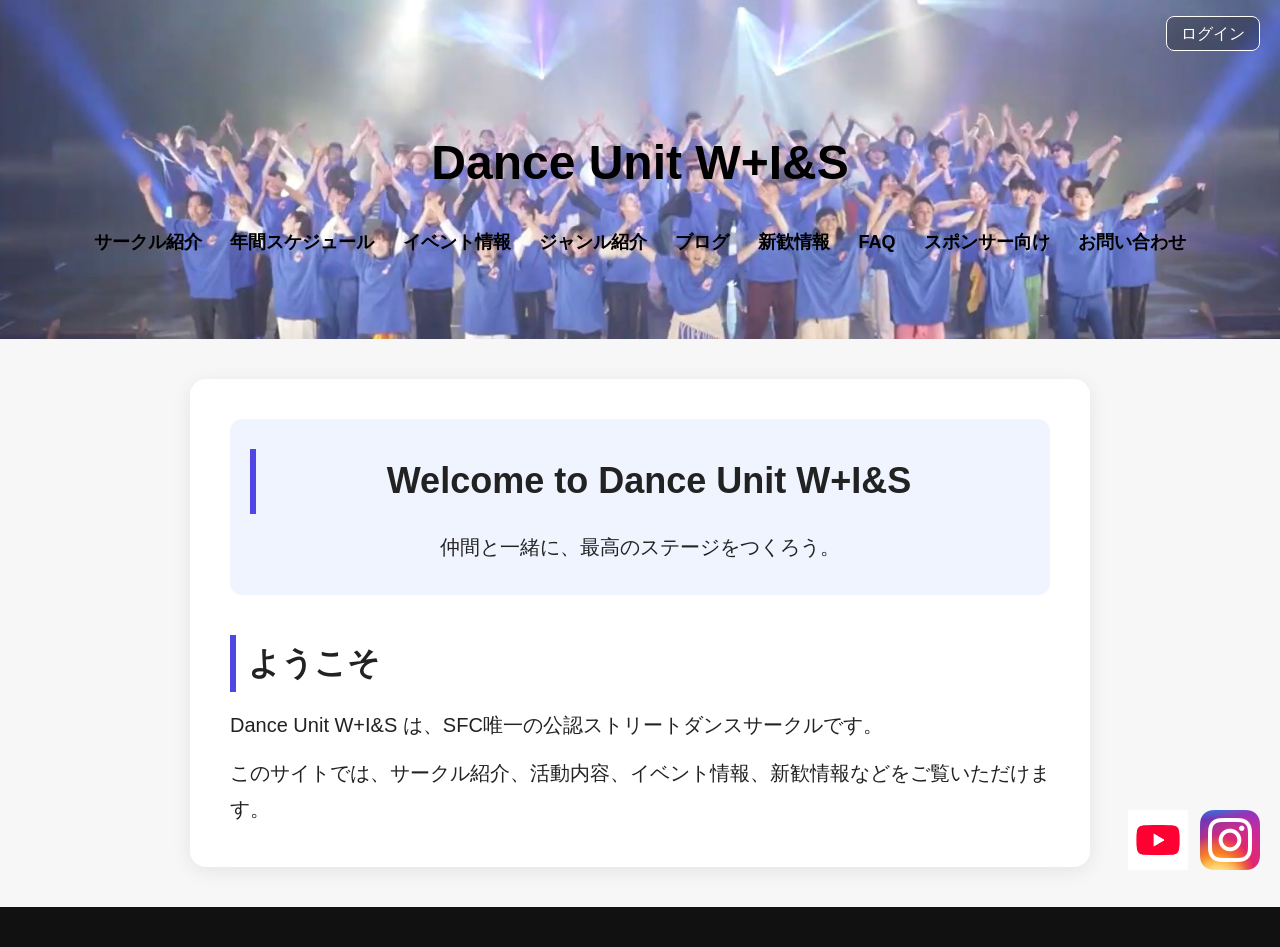
<file: index.html>
<!DOCTYPE html>
<html lang="ja">
<head>
    <meta charset="UTF-8">
    <meta name="viewport" content="width=device-width, initial-scale=1.0">
    <title>ダンスサークル公式サイト</title>
    <link rel="stylesheet" href="style.css">
</head>
<body>

<header>
    <h1><a href="index.html">Dance Unit W+I&S</a></h1>
    <nav>
        <a href="about.html">サークル紹介</a>
        <a href="activity.html">年間スケジュール</a>
        <a href="event.html">イベント情報</a>
        <a href="genre.html">ジャンル紹介</a>
        <a href="https://ameblo.jp/danceunitwis/" target="_blank">ブログ</a>
        <a href="recruit.html">新歓情報</a>
        <a href="faq.html">FAQ</a>
        <a href="sponsor.html">スポンサー向け</a>
        <a href="contact.html">お問い合わせ</a>
    </nav>

    <div class="login-btn">
        <a href="login.html">ログイン</a>
    </div>
</header>

<main>
    <section class="hero">
        <h2>Welcome to Dance Unit W+I&S</h2>
        <p>仲間と一緒に、最高のステージをつくろう。</p>
    </section>

    <section>
        <h2>ようこそ</h2>
        <p>Dance Unit W+I&S は、SFC唯一の公認ストリートダンスサークルです。</p>
        <p>このサイトでは、サークル紹介、活動内容、イベント情報、新歓情報などをご覧いただけます。</p>
    </section>
</main>

<footer>
    <div class="sns-icons">
        <a href="https://www.youtube.com/channel/UCK87nK26rLyY-33n0b6G8YA" target="_blank">
            <img src="images/youtube.png" class="sns-icon" alt="YouTube">
        </a>

        <a href="https://www.instagram.com/danceunitwis/" target="_blank">
            <img src="images/instagram.png" class="sns-icon" alt="Instagram">
        </a>
    </div>
</footer>

</body>
</html>
</file>
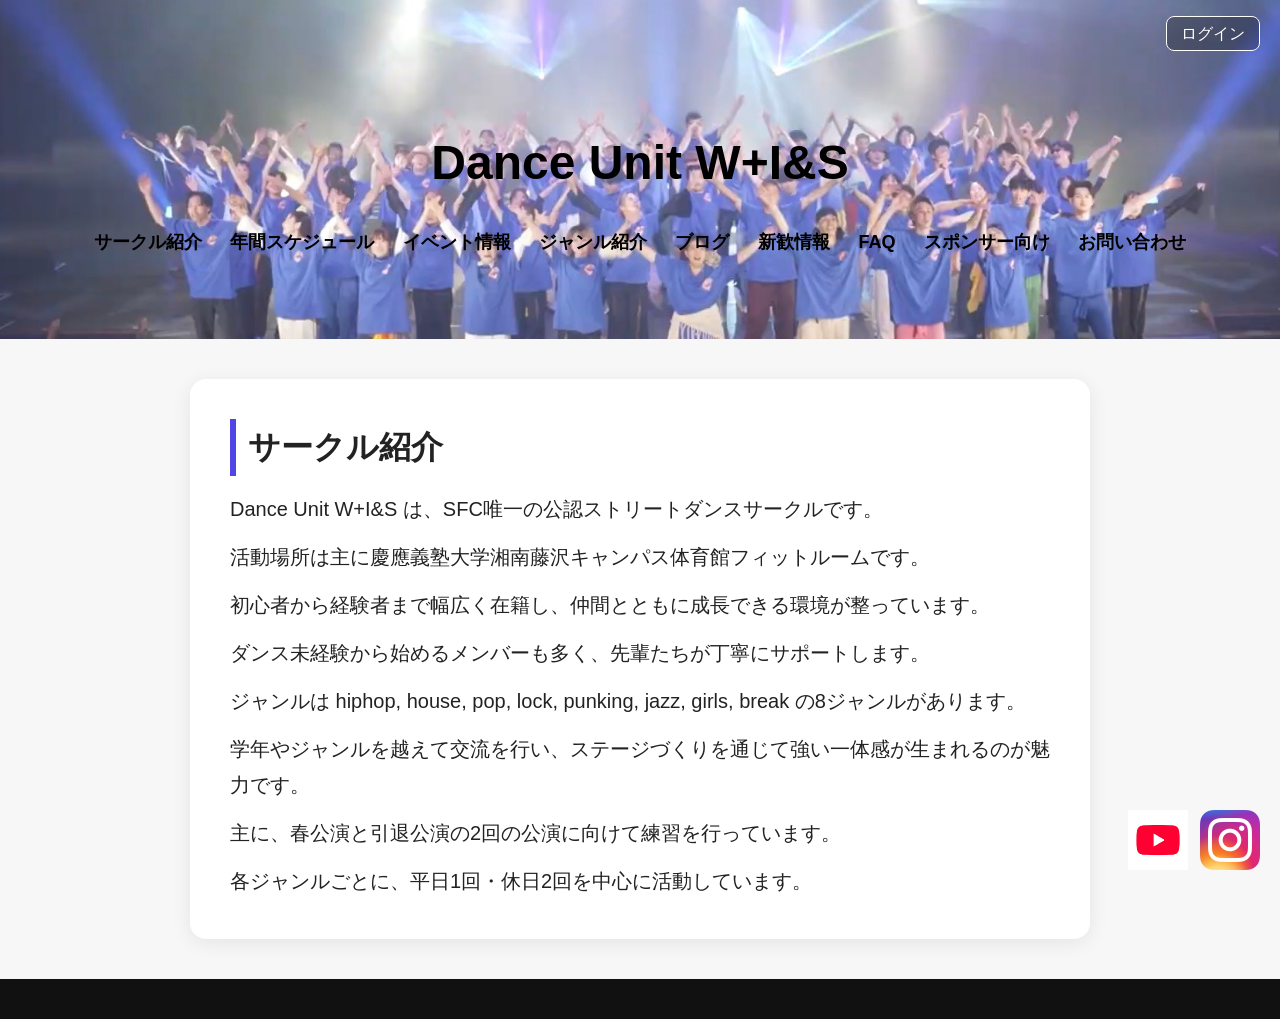
<file: about.html>
<!DOCTYPE html>
<html lang="ja">
<head>
    <meta charset="UTF-8">
    <meta name="viewport" content="width=device-width, initial-scale=1.0">
    <title>サークル紹介 | Dance Unit W+I&S</title>
    <link rel="stylesheet" href="style.css">
</head>
<body>

<header>
    <h1><a href="index.html">Dance Unit W+I&S</a></h1>
    <nav>
        <a href="about.html">サークル紹介</a>
        <a href="activity.html">年間スケジュール</a>
        <a href="event.html">イベント情報</a>
        <a href="genre.html">ジャンル紹介</a>
        <a href="https://ameblo.jp/danceunitwis/" target="_blank">ブログ</a>
        <a href="recruit.html">新歓情報</a>
        <a href="faq.html">FAQ</a>
        <a href="sponsor.html">スポンサー向け</a>
        <a href="contact.html">お問い合わせ</a>
    </nav>

    <div class="login-btn">
        <a href="login.html">ログイン</a>
    </div>
</header>

<main>
    <section>
        <h2>サークル紹介</h2>
        <p>Dance Unit W+I&S は、SFC唯一の公認ストリートダンスサークルです。</p>
        <p>活動場所は主に慶應義塾大学湘南藤沢キャンパス体育館フィットルームです。</p>
        <p>初心者から経験者まで幅広く在籍し、仲間とともに成長できる環境が整っています。</p>
        <p>ダンス未経験から始めるメンバーも多く、先輩たちが丁寧にサポートします。</p>
        <p>ジャンルは hiphop, house, pop, lock, punking, jazz, girls, break の8ジャンルがあります。</p>
        <p>学年やジャンルを越えて交流を行い、ステージづくりを通じて強い一体感が生まれるのが魅力です。</p>
        <p>主に、春公演と引退公演の2回の公演に向けて練習を行っています。</p>
        <p>各ジャンルごとに、平日1回・休日2回を中心に活動しています。</p>
    </section>
</main>

<footer>
    <div class="sns-icons">
        <a href="https://www.youtube.com/channel/UCK87nK26rLyY-33n0b6G8YA" target="_blank">
            <img src="images/youtube.png" class="sns-icon" alt="YouTube">
        </a>
        <a href="https://www.instagram.com/danceunitwis/" target="_blank">
            <img src="images/instagram.png" class="sns-icon" alt="Instagram">
        </a>
    </div>
</footer>

</body>
</html>
</file>
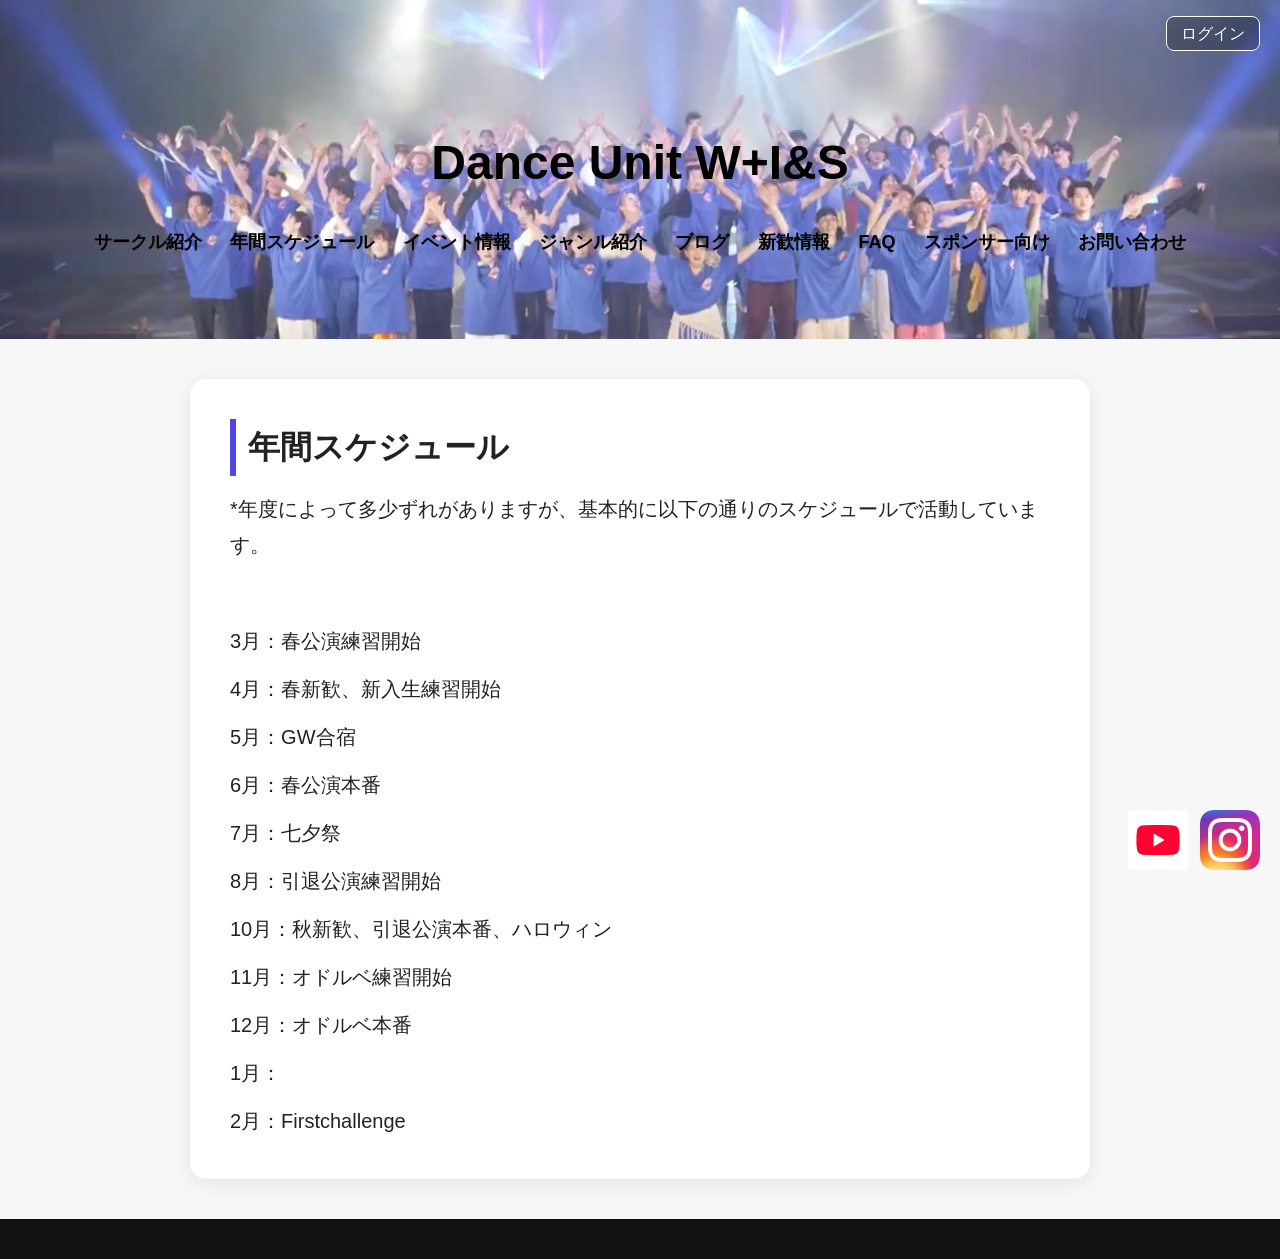
<file: activity.html>
<!DOCTYPE html>
<html lang="ja">
<head>
    <meta charset="UTF-8">
    <meta name="viewport" content="width=device-width, initial-scale=1.0">
    <title>年間スケジュール | Dance Unit W+I&S</title>
    <link rel="stylesheet" href="style.css">
</head>
<body>

<header>
    <h1><a href="index.html">Dance Unit W+I&S</a></h1>
    <nav>
        <a href="about.html">サークル紹介</a>
        <a href="activity.html">年間スケジュール</a>
        <a href="event.html">イベント情報</a>
        <a href="genre.html">ジャンル紹介</a>
        <a href="https://ameblo.jp/danceunitwis/" target="_blank">ブログ</a>
        <a href="recruit.html">新歓情報</a>
        <a href="faq.html">FAQ</a>
        <a href="sponsor.html">スポンサー向け</a>
        <a href="contact.html">お問い合わせ</a>
    </nav>

    <div class="login-btn">
        <a href="login.html">ログイン</a>
    </div>
</header>

<main>
    <section>
        <h2>年間スケジュール</h2>
        <p>*年度によって多少ずれがありますが、基本的に以下の通りのスケジュールで活動しています。</p>
        <p>　</p>
        <p>3月：春公演練習開始</p>
        <p>4月：春新歓、新入生練習開始</p>
        <p>5月：GW合宿</p>
        <p>6月：春公演本番</p>
        <p>7月：七夕祭</p>
        <p>8月：引退公演練習開始</p>
        <p>10月：秋新歓、引退公演本番、ハロウィン</p>
        <p>11月：オドルベ練習開始</p>
        <p>12月：オドルベ本番</p>
        <p>1月：</p>
        <p>2月：Firstchallenge</p>
    </section>
</main>

<footer>
    <div class="sns-icons">
        <a href="https://www.youtube.com/channel/UCK87nK26rLyY-33n0b6G8YA" target="_blank">
            <img src="images/youtube.png" class="sns-icon" alt="YouTube">
        </a>
        <a href="https://www.instagram.com/danceunitwis/" target="_blank">
            <img src="images/instagram.png" class="sns-icon" alt="Instagram">
        </a>
    </div>
</footer>

</body>
</html>
</file>
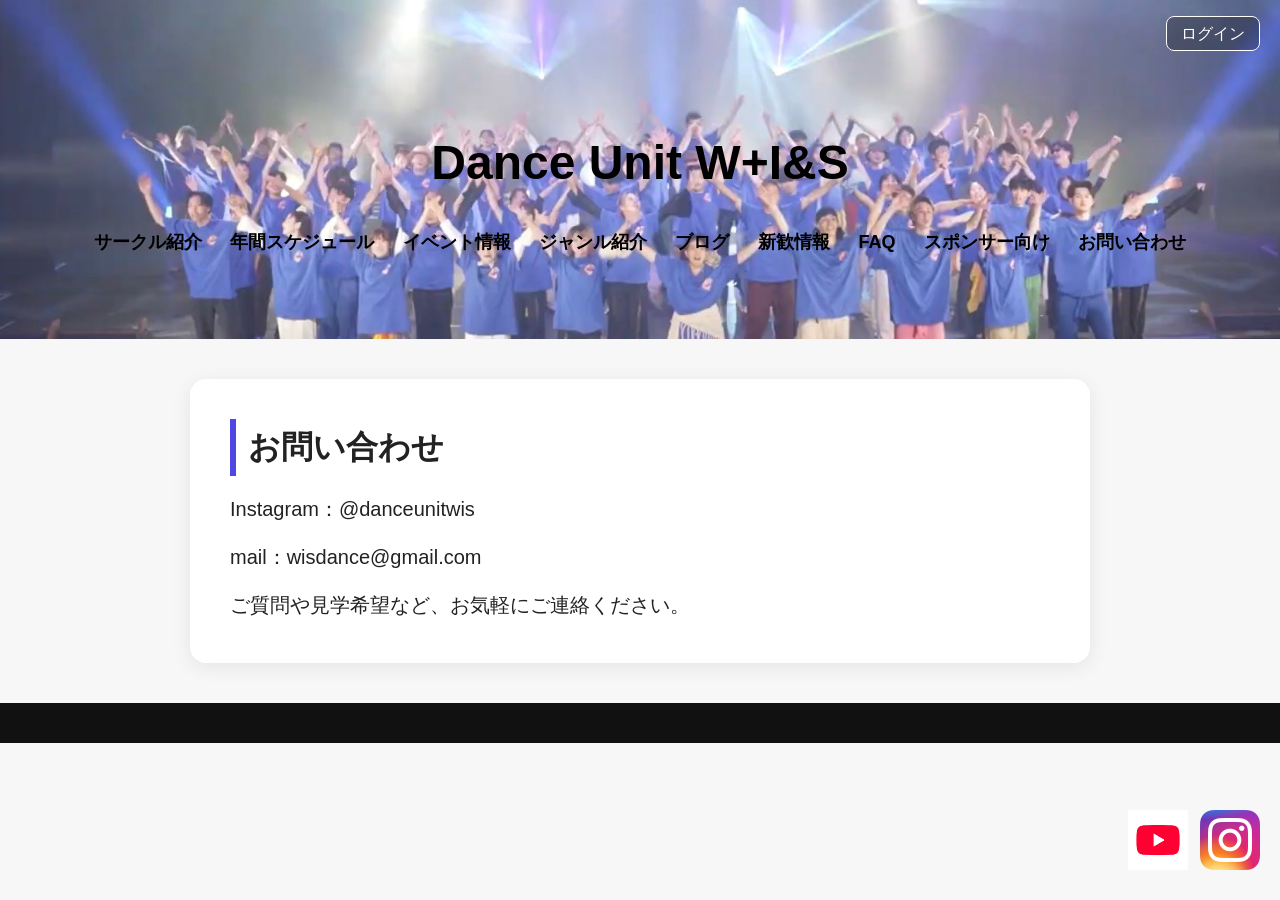
<file: contact.html>
<!DOCTYPE html>
<html lang="ja">
<head>
    <meta charset="UTF-8">
    <meta name="viewport" content="width=device-width, initial-scale=1.0">
    <title>お問い合わせ | Dance Unit W+I&S</title>
    <link rel="stylesheet" href="style.css">
</head>
<body>

<header>
    <h1><a href="index.html">Dance Unit W+I&S</a></h1>
    <nav>
        <a href="about.html">サークル紹介</a>
        <a href="activity.html">年間スケジュール</a>
        <a href="event.html">イベント情報</a>
        <a href="genre.html">ジャンル紹介</a>
        <a href="https://ameblo.jp/danceunitwis/" target="_blank">ブログ</a>
        <a href="recruit.html">新歓情報</a>
        <a href="faq.html">FAQ</a>
        <a href="sponsor.html">スポンサー向け</a>
        <a href="contact.html">お問い合わせ</a>
    </nav>

    <div class="login-btn">
        <a href="login.html">ログイン</a>
    </div>
</header>

<main>
    <section>
        <h2>お問い合わせ</h2>
        <p>Instagram：@danceunitwis</p>
        <p>mail：wisdance@gmail.com</p>
        <p>ご質問や見学希望など、お気軽にご連絡ください。</p>
    </section>
</main>

<footer>
    <div class="sns-icons">
        <a href="https://www.youtube.com/channel/UCK87nK26rLyY-33n0b6G8YA" target="_blank">
            <img src="images/youtube.png" class="sns-icon" alt="YouTube">
        </a>
        <a href="https://www.instagram.com/danceunitwis/" target="_blank">
            <img src="images/instagram.png" class="sns-icon" alt="Instagram">
        </a>
    </div>
</footer>

</body>
</html>
</file>
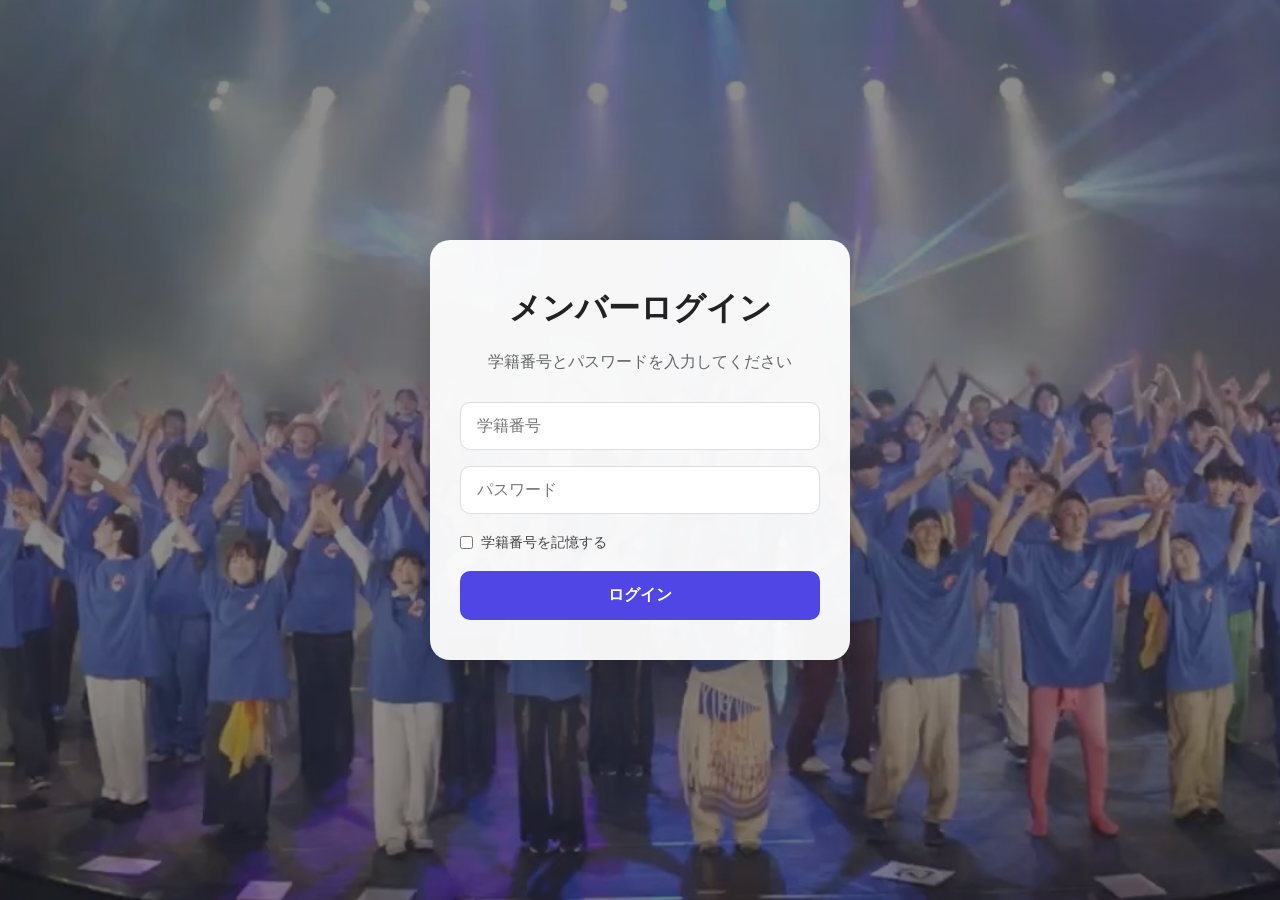
<file: dancevideo.html>
<!DOCTYPE html>
<html lang="ja">
<head>
    <meta charset="UTF-8">
    <meta name="viewport" content="width=device-width, initial-scale=1.0">
    <title>過去公演動画 | Dance Unit W+I&S</title>
    <link rel="stylesheet" href="style.css">

    <script>
        if (localStorage.getItem("memberAuthenticated") !== "true") {
            alert("このページを見るにはログインが必要です。");
            location.href = "login.html";
        }
    </script>

    <style>
        body.video-page {
            margin: 0;
            min-height: 100vh;
            background:
                radial-gradient(circle at top left, rgba(201, 168, 106, 0.18), transparent 30%),
                radial-gradient(circle at bottom right, rgba(120, 90, 45, 0.14), transparent 32%),
                linear-gradient(135deg, #efe3d4 0%, #e8d7c2 48%, #f8f3eb 100%);
            font-family: "Yu Gothic", "Hiragino Kaku Gothic ProN", sans-serif;
            color: #2b241d;
        }

        .video-header {
            min-height: 310px;
            display: flex;
            align-items: center;
            justify-content: center;
            flex-direction: column;
            text-align: center;
            color: #fff;
            background:
                linear-gradient(rgba(0,0,0,0.48), rgba(0,0,0,0.38)),
                linear-gradient(135deg, #17110c, #5a4024);
            position: relative;
            overflow: hidden;
            padding: 40px 20px;
        }

        .video-header::before {
            content: "";
            position: absolute;
            width: 430px;
            height: 430px;
            border-radius: 50%;
            background: rgba(201, 168, 106, 0.18);
            top: -180px;
            right: -120px;
            filter: blur(2px);
        }

        .video-header::after {
            content: "ARCHIVE";
            position: absolute;
            right: 35px;
            bottom: 8px;
            font-size: 6.2rem;
            font-weight: bold;
            letter-spacing: 0.12em;
            color: rgba(255,255,255,0.06);
            pointer-events: none;
        }

        .video-header h1 {
            position: relative;
            z-index: 1;
            font-size: 3rem;
            margin: 0 0 12px;
            letter-spacing: 0.12em;
        }

        .video-header p {
            position: relative;
            z-index: 1;
            margin: 0 0 24px;
            font-size: 1rem;
            opacity: 0.92;
            letter-spacing: 0.05em;
        }

        .back-home {
            position: relative;
            z-index: 1;
            display: inline-block;
            padding: 11px 24px;
            border-radius: 999px;
            background: rgba(255,255,255,0.14);
            color: #fff;
            text-decoration: none;
            font-weight: bold;
            border: 1px solid rgba(255,255,255,0.35);
            backdrop-filter: blur(8px);
            transition: 0.3s;
        }

        .back-home:hover {
            background: rgba(255,255,255,0.25);
            transform: translateY(-2px);
        }

        .video-main {
            max-width: 1150px;
            margin: -28px auto 70px;
            padding: 0 20px;
            position: relative;
            z-index: 3;
        }

        .video-top-bar {
            display: flex;
            justify-content: space-between;
            align-items: center;
            gap: 12px;
            flex-wrap: wrap;
            margin-bottom: 36px;
        }

        .video-status {
            font-size: 0.95rem;
            color: #3a3024;
            background: rgba(255,255,255,0.94);
            padding: 12px 18px;
            border-radius: 999px;
            box-shadow: 0 10px 28px rgba(0,0,0,0.14);
            border: 1px solid rgba(201,168,106,0.35);
            backdrop-filter: blur(10px);
        }

        .video-status span {
            font-weight: bold;
            color: #8a5d24;
        }

        .logout-btn {
            display: inline-block;
            padding: 12px 20px;
            border: none;
            border-radius: 999px;
            background: linear-gradient(135deg, #ff4d6d, #b91c3a);
            color: white;
            font-weight: bold;
            cursor: pointer;
            transition: 0.3s;
            box-shadow: 0 10px 24px rgba(185,28,58,0.25);
        }

        .logout-btn:hover {
            transform: translateY(-2px);
            box-shadow: 0 14px 30px rgba(185,28,58,0.32);
        }

        .video-intro {
            background: rgba(255,255,255,0.94);
            border-radius: 26px;
            padding: 30px;
            box-shadow: 0 16px 40px rgba(0,0,0,0.12);
            border: 1px solid rgba(201,168,106,0.24);
            margin-bottom: 28px;
            position: relative;
            overflow: hidden;
        }

        .video-intro::before {
            content: "";
            position: absolute;
            inset: 0;
            background: linear-gradient(135deg, rgba(201,168,106,0.18), transparent 38%);
            pointer-events: none;
        }

        .video-intro h2 {
            position: relative;
            display: inline-block;
            margin: 0 0 12px;
            font-size: 1.8rem;
            color: #2b241d;
            letter-spacing: 0.08em;
            padding-left: 16px;
        }

        .video-intro h2::before {
            content: "";
            position: absolute;
            left: 0;
            top: 50%;
            transform: translateY(-50%);
            width: 5px;
            height: 28px;
            border-radius: 999px;
            background: linear-gradient(180deg, #c9a86a, #6f4c25);
        }

        .video-intro p {
            position: relative;
            margin: 0;
            color: #5a5147;
            line-height: 1.9;
        }

        .filter-buttons {
            display: flex;
            flex-wrap: wrap;
            gap: 10px;
            justify-content: center;
            margin: 0 0 30px;
            padding: 22px;
            border-radius: 24px;
            background: rgba(255,255,255,0.72);
            box-shadow: 0 12px 30px rgba(0,0,0,0.08);
            border: 1px solid rgba(201,168,106,0.22);
        }

        .filter-btn {
            border: 1px solid rgba(120, 90, 45, 0.35);
            background: rgba(255,255,255,0.92);
            color: #3a3024;
            padding: 10px 17px;
            border-radius: 999px;
            cursor: pointer;
            font-weight: bold;
            letter-spacing: 0.03em;
            transition: 0.25s;
            box-shadow: 0 5px 14px rgba(0,0,0,0.08);
        }

        .filter-btn:hover {
            transform: translateY(-2px);
            background: #fff7e8;
        }

        .filter-btn.active {
            background: linear-gradient(135deg, #2f261b, #9a7746);
            color: #fff;
            border-color: #9a7746;
        }

        .video-grid {
            display: grid;
            grid-template-columns: repeat(3, 1fr);
            gap: 22px;
        }

        .video-card {
            position: relative;
            background: rgba(255,255,255,0.94);
            border-radius: 24px;
            padding: 24px;
            box-shadow: 0 16px 40px rgba(0,0,0,0.12);
            border: 1px solid rgba(201,168,106,0.24);
            overflow: hidden;
            transition: 0.3s;
        }

        .video-card::before {
            content: "";
            position: absolute;
            inset: 0;
            background:
                linear-gradient(135deg, rgba(201,168,106,0.18), transparent 40%),
                radial-gradient(circle at top right, rgba(0,0,0,0.06), transparent 36%);
            opacity: 0;
            transition: 0.3s;
            pointer-events: none;
        }

        .video-card:hover {
            transform: translateY(-6px);
            box-shadow: 0 22px 54px rgba(0,0,0,0.18);
        }

        .video-card:hover::before {
            opacity: 1;
        }

        .video-card.hidden {
            display: none;
        }

        .video-year {
            position: relative;
            z-index: 1;
            display: inline-block;
            margin-bottom: 14px;
            padding: 6px 12px;
            border-radius: 999px;
            background: linear-gradient(135deg, #2f261b, #8a6a3f);
            color: #fff;
            font-size: 0.78rem;
            font-weight: bold;
            letter-spacing: 0.05em;
        }

        .video-title {
            position: relative;
            z-index: 1;
            min-height: 58px;
            margin-bottom: 14px;
            color: #2c241b;
            font-size: 1.08rem;
            font-weight: bold;
            line-height: 1.6;
        }

        .video-category {
            position: relative;
            z-index: 1;
            display: inline-block;
            margin-bottom: 18px;
            padding: 6px 12px;
            border-radius: 999px;
            font-size: 0.82rem;
            font-weight: bold;
            border: 1px solid rgba(201,168,106,0.32);
        }

        .video-card[data-category="spring"] .video-category {
            background: #fff0bd;
            color: #8a6500;
        }

        .video-card[data-category="retirement"] .video-category {
            background: #ffe1e8;
            color: #d9365f;
        }

        .video-card[data-category="other"] .video-category {
            background: #e2f1ff;
            color: #1c6ea4;
        }

        .video-button {
            position: relative;
            z-index: 1;
            display: inline-block;
            width: 100%;
            box-sizing: border-box;
            text-align: center;
            padding: 12px 18px;
            border-radius: 999px;
            background: linear-gradient(135deg, #2f261b, #8a6a3f);
            color: #fff;
            text-decoration: none;
            font-weight: bold;
            font-size: 0.92rem;
            transition: 0.3s;
            box-shadow: 0 8px 20px rgba(47,38,27,0.22);
        }

        .video-button:hover {
            transform: translateY(-2px);
            box-shadow: 0 12px 26px rgba(47,38,27,0.3);
        }

        footer {
            text-align: center;
            padding: 30px 20px;
            color: #6b5b4a;
            font-size: 0.9rem;
        }

        @media (max-width: 980px) {
            .video-grid {
                grid-template-columns: repeat(2, 1fr);
            }

            .video-header h1 {
                font-size: 2.4rem;
            }
        }

        @media (max-width: 640px) {
            .video-header {
                min-height: 250px;
                padding: 34px 16px;
            }

            .video-header h1 {
                font-size: 2rem;
            }

            .video-header::after {
                font-size: 3.1rem;
                right: 18px;
            }

            .video-main {
                margin-top: -22px;
                padding: 0 14px;
            }

            .video-top-bar {
                margin-bottom: 26px;
            }

            .video-grid {
                grid-template-columns: 1fr;
            }

            .video-intro,
            .filter-buttons,
            .video-card {
                border-radius: 20px;
            }

            .video-intro {
                padding: 24px 20px;
            }

            .filter-buttons {
                justify-content: flex-start;
                padding: 18px;
            }

            .filter-btn {
                padding: 8px 13px;
                font-size: 0.85rem;
            }
        }
    </style>
</head>

<body class="video-page">

    <header class="video-header">
        <h1>Archive Movie</h1>
        <p>Dance Unit W+I&S のこれまでの公演動画をまとめました</p>
        <a href="member.html" class="back-home">メンバー限定ページに戻る</a>
    </header>

    <main class="video-main">
        <div class="video-top-bar">
            <div class="video-status">
                ログイン中：
                <span id="memberIdDisplay">メンバー</span>
            </div>
            <button class="logout-btn" onclick="logout()">ログアウト</button>
        </div>

        <section class="video-intro">
            <h2>Archive Movie</h2>
            <p>
                各公演の動画をYouTubeで視聴できます。<br>
                ボタンでカテゴリごとに絞り込めます。
            </p>
        </section>

        <div class="filter-buttons">
            <button class="filter-btn active" data-filter="all">すべて</button>
            <button class="filter-btn" data-filter="spring">春公演</button>
            <button class="filter-btn" data-filter="retirement">引退公演</button>
            <button class="filter-btn" data-filter="other">その他</button>
        </div>

        <section class="video-grid">

            <div class="video-card" data-category="spring">
                <div class="video-year">2020年</div>
                <div class="video-title">19春公演</div>
                <div class="video-category">春公演</div>
                <a href="ここにYouTubeリンクを貼る" target="_blank" class="video-button">動画を見る</a>
            </div>

            <div class="video-card" data-category="retirement">
                <div class="video-year">2020年</div>
                <div class="video-title">17引退公演</div>
                <div class="video-category">引退公演</div>
                <a href="https://www.youtube.com/playlist?list=PLhkctw2ZtEdEs08GOa6BltvJGGhuqUx63&si=CP_YNKOUjIIauD35" target="_blank" class="video-button">動画を見る</a>
            </div>

            <div class="video-card" data-category="retirement">
                <div class="video-year">2021年</div>
                <div class="video-title">18引退公演『Re:W』</div>
                <div class="video-category">引退公演</div>
                <a href="https://www.youtube.com/playlist?list=PLhkctw2ZtEdG9EaDgxrtqs7YTczOlcUig" target="_blank" class="video-button">動画を見る</a>
            </div>

            <div class="video-card" data-category="other">
                <div class="video-year">2021年</div>
                <div class="video-title">20オドルベ</div>
                <div class="video-category">その他</div>
                <a href="https://www.youtube.com/playlist?list=PLhkctw2ZtEdEcMYdf_wSuSl10-kX3Jldd" target="_blank" class="video-button">動画を見る</a>
            </div>

            <div class="video-card" data-category="other">
                <div class="video-year">2022年</div>
                <div class="video-title">18四年展</div>
                <div class="video-category">その他</div>
                <a href="https://www.youtube.com/playlist?list=PLhkctw2ZtEdEZUZGpeQn8EqlRCy9jycg2&si=N3EfHpstYIkEpA0m" target="_blank" class="video-button">動画を見る</a>
            </div>

            <div class="video-card" data-category="spring">
                <div class="video-year">2022年</div>
                <div class="video-title">20春公演『宴』</div>
                <div class="video-category">春公演</div>
                <a href="https://www.youtube.com/playlist?list=PLhkctw2ZtEdGAlCLM9_P6mXccj_uTS-v-" target="_blank" class="video-button">動画を見る</a>
            </div>

            <div class="video-card" data-category="retirement">
                <div class="video-year">2022年</div>
                <div class="video-title">19引退公演『破竹之勢』</div>
                <div class="video-category">引退公演</div>
                <a href="https://www.youtube.com/playlist?list=PLhkctw2ZtEdG7IG3nDcvgKpg5qZJgAwEI" target="_blank" class="video-button">動画を見る</a>
            </div>

            <div class="video-card" data-category="other">
                <div class="video-year">2022年</div>
                <div class="video-title">21オドルベ</div>
                <div class="video-category">その他</div>
                <a href="https://www.youtube.com/playlist?list=PLhkctw2ZtEdGSd4WEiaOwYgGbgVD45KK9" target="_blank" class="video-button">動画を見る</a>
            </div>

            <div class="video-card" data-category="other">
                <div class="video-year">2023年</div>
                <div class="video-title">16アダルベ</div>
                <div class="video-category">その他</div>
                <a href="https://www.youtube.com/playlist?list=PLhkctw2ZtEdG5iL-rTGwfq5gtFuZrlndp&si=CxtmhF1xaQ0KugjU" target="_blank" class="video-button">動画を見る</a>
            </div>

            <div class="video-card" data-category="other">
                <div class="video-year">2023年</div>
                <div class="video-title">21七夕祭『the theater』</div>
                <div class="video-category">その他</div>
                <a href="https://www.youtube.com/playlist?list=PLhkctw2ZtEdE00Y5OaeaLqwHSZM1XaNeb" target="_blank" class="video-button">動画を見る</a>
            </div>

            <div class="video-card" data-category="other">
                <div class="video-year">2023年</div>
                <div class="video-title">30周年公演『つくろう』</div>
                <div class="video-category">その他</div>
                <a href="https://www.youtube.com/playlist?list=PLhkctw2ZtEdGLF8Gwz4hkcLd-YZPTG5CO&si=RoqsJLz3dBuDd95E" target="_blank" class="video-button">動画を見る</a>
            </div>

            <div class="video-card" data-category="retirement">
                <div class="video-year">2023年</div>
                <div class="video-title">20引退公演『酣』</div>
                <div class="video-category">引退公演</div>
                <a href="https://www.youtube.com/playlist?list=PLhkctw2ZtEdFlwMayNbAwc5kTyBXlrFme" target="_blank" class="video-button">動画を見る</a>
            </div>

            <div class="video-card" data-category="other">
                <div class="video-year">2023年</div>
                <div class="video-title">20三田祭</div>
                <div class="video-category">その他</div>
                <a href="https://www.youtube.com/playlist?list=PLhkctw2ZtEdHg9-3z-WnJEQTBCnEOMsvS" target="_blank" class="video-button">動画を見る</a>
            </div>

            <div class="video-card" data-category="other">
                <div class="video-year">2023年</div>
                <div class="video-title">22オドルベ</div>
                <div class="video-category">その他</div>
                <a href="https://www.youtube.com/playlist?app=desktop&list=PLhkctw2ZtEdGDmjeQABzjiGxvsnsLeIWu" target="_blank" class="video-button">動画を見る</a>
            </div>

            <div class="video-card" data-category="other">
                <div class="video-year">2024年</div>
                <div class="video-title">17アダルベ</div>
                <div class="video-category">その他</div>
                <a href="https://www.youtube.com/playlist?list=PLhkctw2ZtEdEnd2W9xg6KZBLCUIClzL6F&si=Kgphps4lNBenaW-o" target="_blank" class="video-button">動画を見る</a>
            </div>

            <div class="video-card" data-category="spring">
                <div class="video-year">2024年</div>
                <div class="video-title">22春公演『4:27』</div>
                <div class="video-category">春公演</div>
                <a href="https://www.youtube.com/playlist?list=PLhkctw2ZtEdHdpCyo7hjqkRQ9CLFHuu0b" target="_blank" class="video-button">動画を見る</a>
            </div>

            <div class="video-card" data-category="retirement">
                <div class="video-year">2024年</div>
                <div class="video-title">21引退公演『ひかれ』</div>
                <div class="video-category">引退公演</div>
                <a href="https://www.youtube.com/playlist?list=PLhkctw2ZtEdH5XrHmhBFgo04EJEI2j-ZA" target="_blank" class="video-button">動画を見る</a>
            </div>

            <div class="video-card" data-category="other">
                <div class="video-year">2024年</div>
                <div class="video-title">23オドルベ</div>
                <div class="video-category">その他</div>
                <a href="https://www.youtube.com/playlist?app=desktop&list=PLhkctw2ZtEdHBJc5GIlPPUG09uKmSfKuD" target="_blank" class="video-button">動画を見る</a>
            </div>

            <div class="video-card" data-category="spring">
                <div class="video-year">2025年</div>
                <div class="video-title">23春公演『VISTA』</div>
                <div class="video-category">春公演</div>
                <a href="https://www.youtube.com/playlist?list=PLhkctw2ZtEdEfFp-gPiG1dffhBJ2gQBkI" target="_blank" class="video-button">動画を見る</a>
            </div>

            <div class="video-card" data-category="retirement">
                <div class="video-year">2025年</div>
                <div class="video-title">22引退公演『Wand』</div>
                <div class="video-category">引退公演</div>
                <a href="https://www.youtube.com/playlist?app=desktop&list=PLhkctw2ZtEdGz7H--J4VPxTFE8HBJSZeO" target="_blank" class="video-button">動画を見る</a>
            </div>

            <div class="video-card" data-category="other">
                <div class="video-year">2025年</div>
                <div class="video-title">24オドルベ</div>
                <div class="video-category">その他</div>
                <a href="https://www.youtube.com/playlist?app=desktop&list=PLhkctw2ZtEdHdkzQDiHq4s1WU5O3fCMAB" target="_blank" class="video-button">動画を見る</a>
            </div>

        </section>
    </main>

    <footer>
        <p>&copy; Dance Unit W+I&S</p>
    </footer>

    <script>
        const memberId = localStorage.getItem("memberStudentId");

        if (memberId) {
            document.getElementById("memberIdDisplay").textContent = memberId;
        }

        function logout() {
            localStorage.removeItem("memberAuthenticated");
            localStorage.removeItem("memberStudentId");
            alert("ログアウトしました。");
            location.href = "login.html";
        }

        const filterButtons = document.querySelectorAll(".filter-btn");
        const videoCards = document.querySelectorAll(".video-card");

        filterButtons.forEach(button => {
            button.addEventListener("click", () => {
                const filter = button.dataset.filter;

                filterButtons.forEach(btn => btn.classList.remove("active"));
                button.classList.add("active");

                videoCards.forEach(card => {
                    const category = card.dataset.category;

                    if (filter === "all" || category === filter) {
                        card.classList.remove("hidden");
                    } else {
                        card.classList.add("hidden");
                    }
                });
            });
        });
    </script>

</body>
</html>
</file>
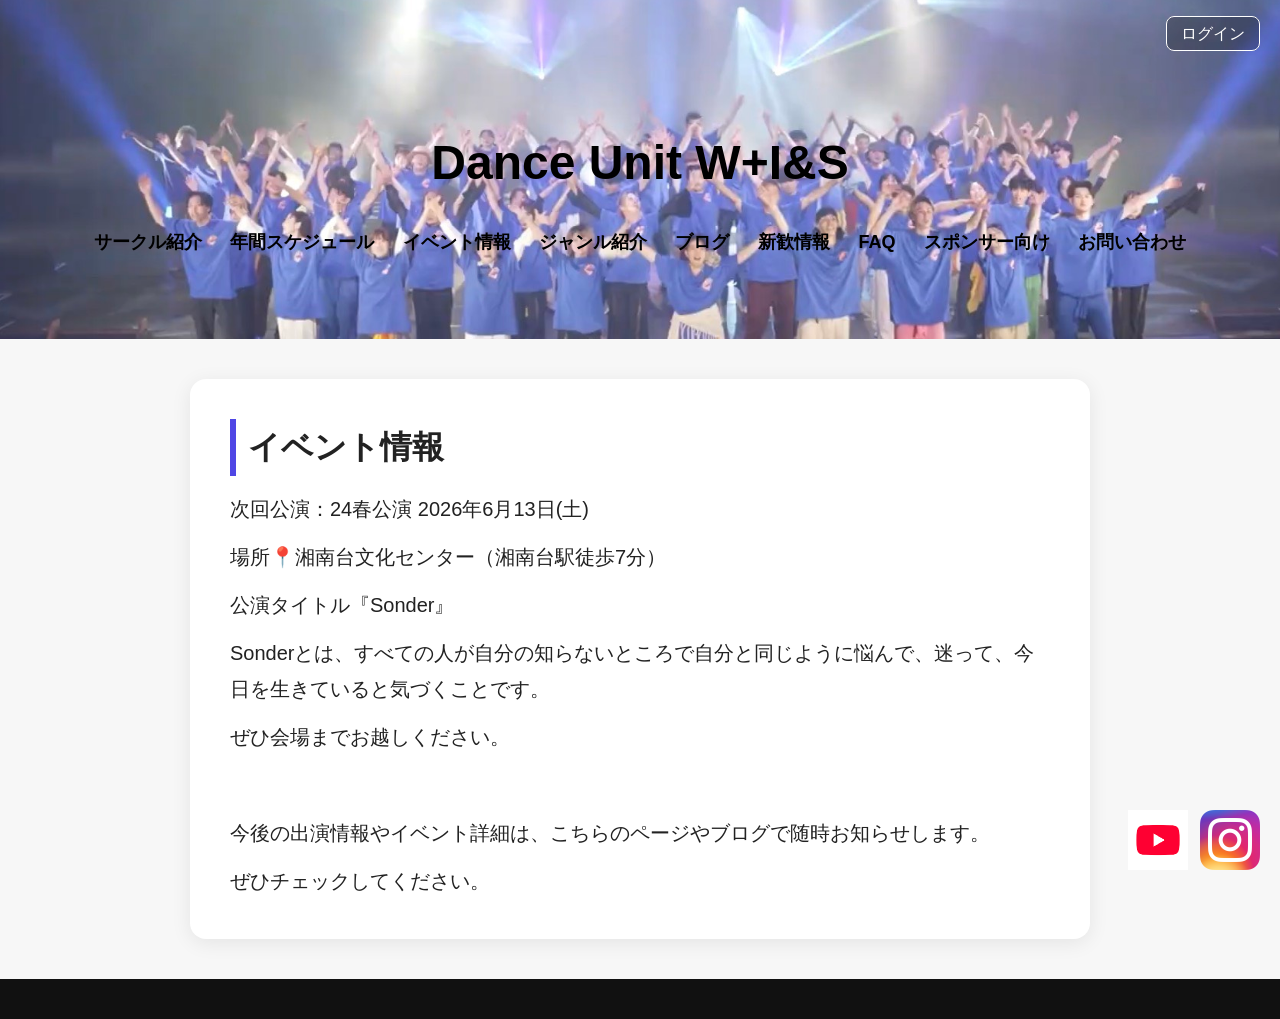
<file: event.html>
<!DOCTYPE html>
<html lang="ja">
<head>
    <meta charset="UTF-8">
    <meta name="viewport" content="width=device-width, initial-scale=1.0">
    <title>イベント情報 | Dance Unit W+I&S</title>
    <link rel="stylesheet" href="style.css">
</head>
<body>

<header>
    <h1><a href="index.html">Dance Unit W+I&S</a></h1>
    <nav>
        <a href="about.html">サークル紹介</a>
        <a href="activity.html">年間スケジュール</a>
        <a href="event.html">イベント情報</a>
        <a href="genre.html">ジャンル紹介</a>
        <a href="https://ameblo.jp/danceunitwis/" target="_blank">ブログ</a>
        <a href="recruit.html">新歓情報</a>
        <a href="faq.html">FAQ</a>
        <a href="sponsor.html">スポンサー向け</a>
        <a href="contact.html">お問い合わせ</a>
    </nav>

    <div class="login-btn">
        <a href="login.html">ログイン</a>
    </div>
</header>

<main>
    <section>
        <h2>イベント情報</h2>
        <p>次回公演：24春公演 2026年6月13日(土)</p>
        <p>場所📍湘南台文化センター（湘南台駅徒歩7分）</p>
        <p>公演タイトル『Sonder』</p>
        <p>Sonderとは、すべての人が自分の知らないところで自分と同じように悩んで、迷って、今日を生きていると気づくことです。</p>
        <p>ぜひ会場までお越しください。</p>
        <p>　</p>
        <p>今後の出演情報やイベント詳細は、こちらのページやブログで随時お知らせします。</p>
        <p>ぜひチェックしてください。</p>
    </section>
</main>

<footer>
    <div class="sns-icons">
        <a href="https://www.youtube.com/channel/UCK87nK26rLyY-33n0b6G8YA" target="_blank">
            <img src="images/youtube.png" class="sns-icon" alt="YouTube">
        </a>
        <a href="https://www.instagram.com/danceunitwis/" target="_blank">
            <img src="images/instagram.png" class="sns-icon" alt="Instagram">
        </a>
    </div>
</footer>

</body>
</html>
</file>
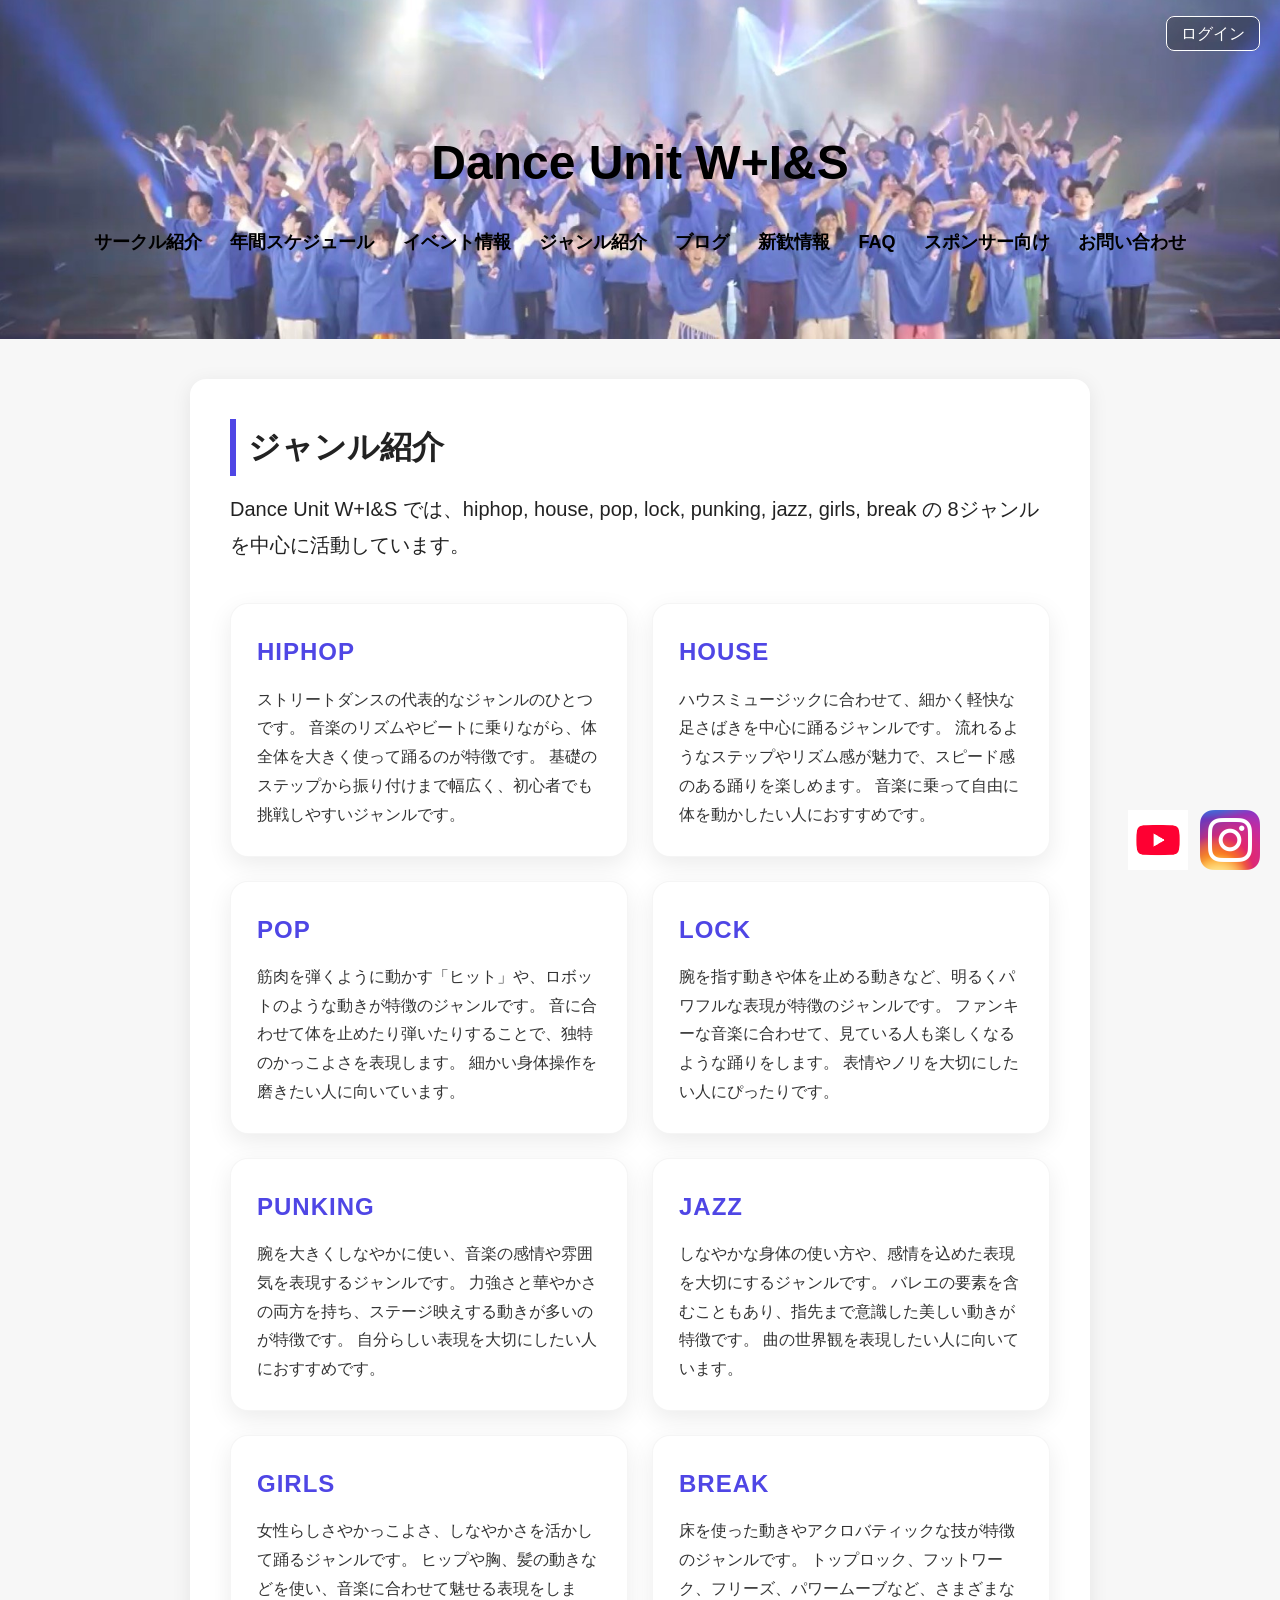
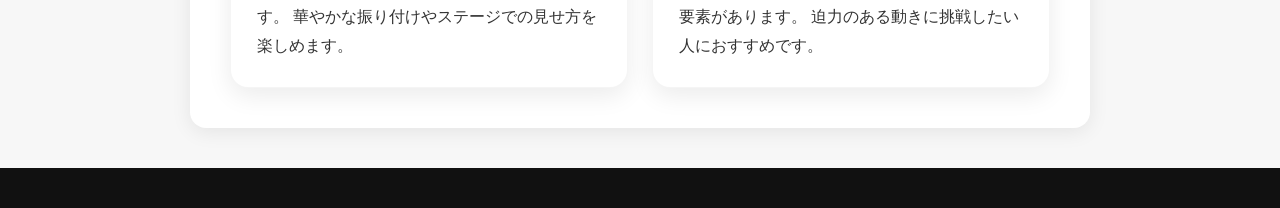
<file: genre.html>
<!DOCTYPE html>
<html lang="ja">
<head>
    <meta charset="UTF-8">
    <meta name="viewport" content="width=device-width, initial-scale=1.0">
    <title>ジャンル紹介 | Dance Unit W+I&S</title>
    <link rel="stylesheet" href="style.css">
</head>
<body>

<header>
    <h1><a href="index.html">Dance Unit W+I&S</a></h1>
    <nav>
        <a href="about.html">サークル紹介</a>
        <a href="activity.html">年間スケジュール</a>
        <a href="event.html">イベント情報</a>
        <a href="genre.html">ジャンル紹介</a>
        <a href="https://ameblo.jp/danceunitwis/" target="_blank">ブログ</a>
        <a href="recruit.html">新歓情報</a>
        <a href="faq.html">FAQ</a>
        <a href="sponsor.html">スポンサー向け</a>
        <a href="contact.html">お問い合わせ</a>
    </nav>

    <div class="login-btn">
        <a href="login.html">ログイン</a>
    </div>
</header>

<main>
    <section>
        <h2>ジャンル紹介</h2>
        <p>
            Dance Unit W+I&S では、hiphop, house, pop, lock, punking, jazz, girls, break の
            8ジャンルを中心に活動しています。
        </p>
    </section>

    <section class="genre-grid">

        <div class="genre-card">
            <h3>HIPHOP</h3>
            <p>
                ストリートダンスの代表的なジャンルのひとつです。
                音楽のリズムやビートに乗りながら、体全体を大きく使って踊るのが特徴です。
                基礎のステップから振り付けまで幅広く、初心者でも挑戦しやすいジャンルです。
            </p>
        </div>

        <div class="genre-card">
            <h3>HOUSE</h3>
            <p>
                ハウスミュージックに合わせて、細かく軽快な足さばきを中心に踊るジャンルです。
                流れるようなステップやリズム感が魅力で、スピード感のある踊りを楽しめます。
                音楽に乗って自由に体を動かしたい人におすすめです。
            </p>
        </div>

        <div class="genre-card">
            <h3>POP</h3>
            <p>
                筋肉を弾くように動かす「ヒット」や、ロボットのような動きが特徴のジャンルです。
                音に合わせて体を止めたり弾いたりすることで、独特のかっこよさを表現します。
                細かい身体操作を磨きたい人に向いています。
            </p>
        </div>

        <div class="genre-card">
            <h3>LOCK</h3>
            <p>
                腕を指す動きや体を止める動きなど、明るくパワフルな表現が特徴のジャンルです。
                ファンキーな音楽に合わせて、見ている人も楽しくなるような踊りをします。
                表情やノリを大切にしたい人にぴったりです。
            </p>
        </div>

        <div class="genre-card">
            <h3>PUNKING</h3>
            <p>
                腕を大きくしなやかに使い、音楽の感情や雰囲気を表現するジャンルです。
                力強さと華やかさの両方を持ち、ステージ映えする動きが多いのが特徴です。
                自分らしい表現を大切にしたい人におすすめです。
            </p>
        </div>

        <div class="genre-card">
            <h3>JAZZ</h3>
            <p>
                しなやかな身体の使い方や、感情を込めた表現を大切にするジャンルです。
                バレエの要素を含むこともあり、指先まで意識した美しい動きが特徴です。
                曲の世界観を表現したい人に向いています。
            </p>
        </div>

        <div class="genre-card">
            <h3>GIRLS</h3>
            <p>
                女性らしさやかっこよさ、しなやかさを活かして踊るジャンルです。
                ヒップや胸、髪の動きなどを使い、音楽に合わせて魅せる表現をします。
                華やかな振り付けやステージでの見せ方を楽しめます。
            </p>
        </div>

        <div class="genre-card">
            <h3>BREAK</h3>
            <p>
                床を使った動きやアクロバティックな技が特徴のジャンルです。
                トップロック、フットワーク、フリーズ、パワームーブなど、さまざまな要素があります。
                迫力のある動きに挑戦したい人におすすめです。
            </p>
        </div>

    </section>
</main>

<footer>
    <div class="sns-icons">
        <a href="https://www.youtube.com/channel/UCK87nK26rLyY-33n0b6G8YA" target="_blank">
            <img src="images/youtube.png" class="sns-icon" alt="YouTube">
        </a>
        <a href="https://www.instagram.com/danceunitwis/" target="_blank">
            <img src="images/instagram.png" class="sns-icon" alt="Instagram">
        </a>
    </div>
</footer>

</body>
</html>
</file>
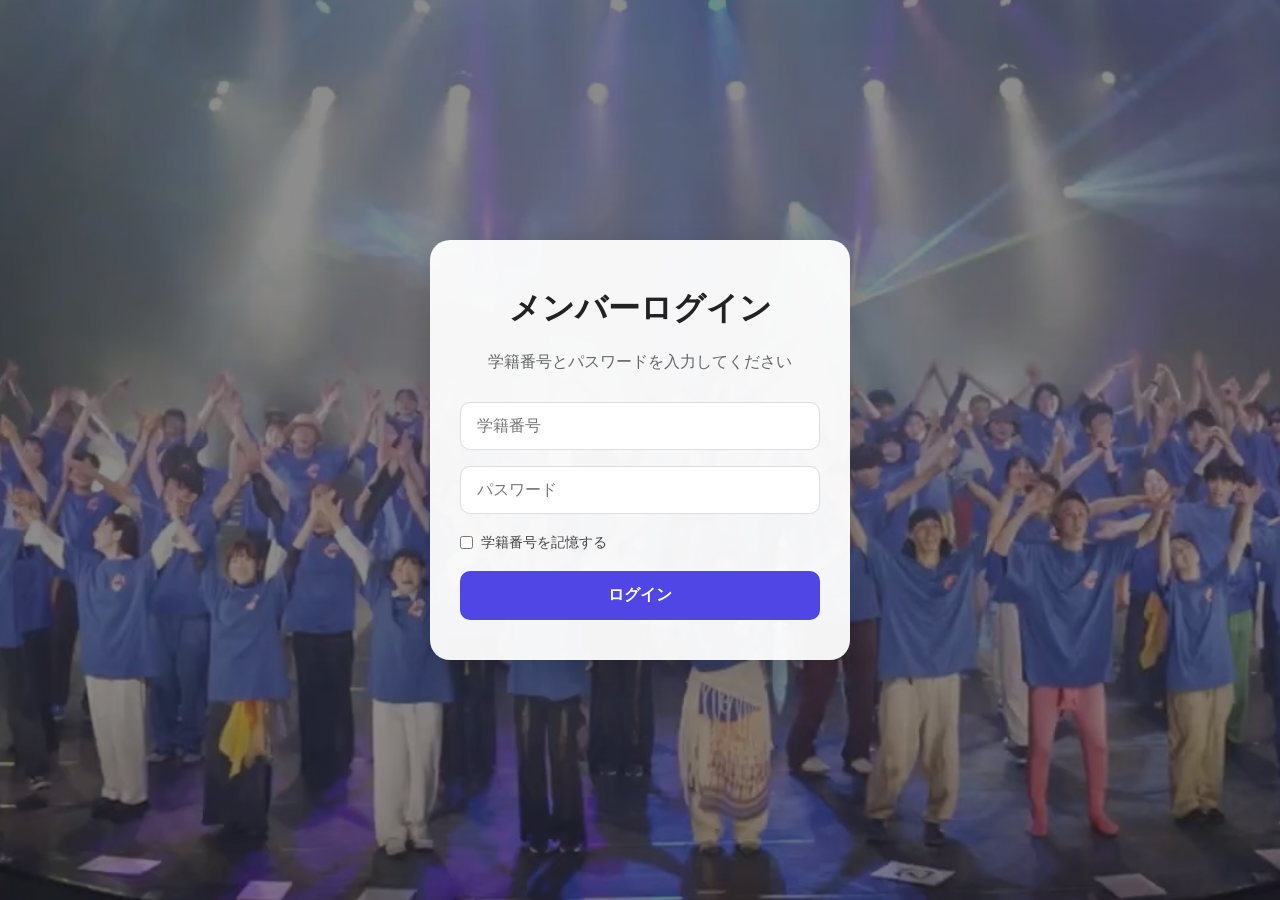
<file: login.html>
<!DOCTYPE html>
<html lang="ja">
<head>
  <meta charset="UTF-8">
  <meta name="viewport" content="width=device-width, initial-scale=1.0">
  <title>ログイン</title>
  <link rel="stylesheet" href="style.css">
</head>
<body class="login-page">

  <div class="login-container">
    <div class="login-card">
      <h2>メンバーログイン</h2>
      <p class="login-subtitle">学籍番号とパスワードを入力してください</p>

      <form onsubmit="login(); return false;">
        <input
          type="text"
          id="id"
          name="username"
          placeholder="学籍番号"
          autocomplete="username"
          inputmode="numeric"
        >

        <input
          type="password"
          id="pass"
          name="password"
          placeholder="パスワード"
          autocomplete="current-password"
        >

        <label class="remember-label">
          <input type="checkbox" id="rememberId">
          学籍番号を記憶する
        </label>

        <button type="submit">ログイン</button>
      </form>
    </div>
  </div>

  <script>
    window.onload = function () {
      const savedId = localStorage.getItem("savedStudentId");
      if (savedId) {
        document.getElementById("id").value = savedId;
        document.getElementById("rememberId").checked = true;
      }
    };

    function normalizeStudentId(value) {
      return value
        .trim()
        .replace(/[０-９]/g, function(s) {
          return String.fromCharCode(s.charCodeAt(0) - 0xFEE0);
        });
    }

    function login() {
      const id = normalizeStudentId(document.getElementById("id").value);
      const pass = document.getElementById("pass").value.trim();
      const rememberId = document.getElementById("rememberId").checked;

      if (rememberId) {
        localStorage.setItem("savedStudentId", id);
      } else {
        localStorage.removeItem("savedStudentId");
      }

      if (id === "72245012" && pass === "danceunitwis") {
        sessionStorage.setItem("memberAuthenticated", "true");
        sessionStorage.setItem("memberStudentId", id);
        window.location.href = "member.html";
      } else {
        alert("学籍番号またはパスワードが違います");
      }
    }
  </script>

</body>
</html>
</file>
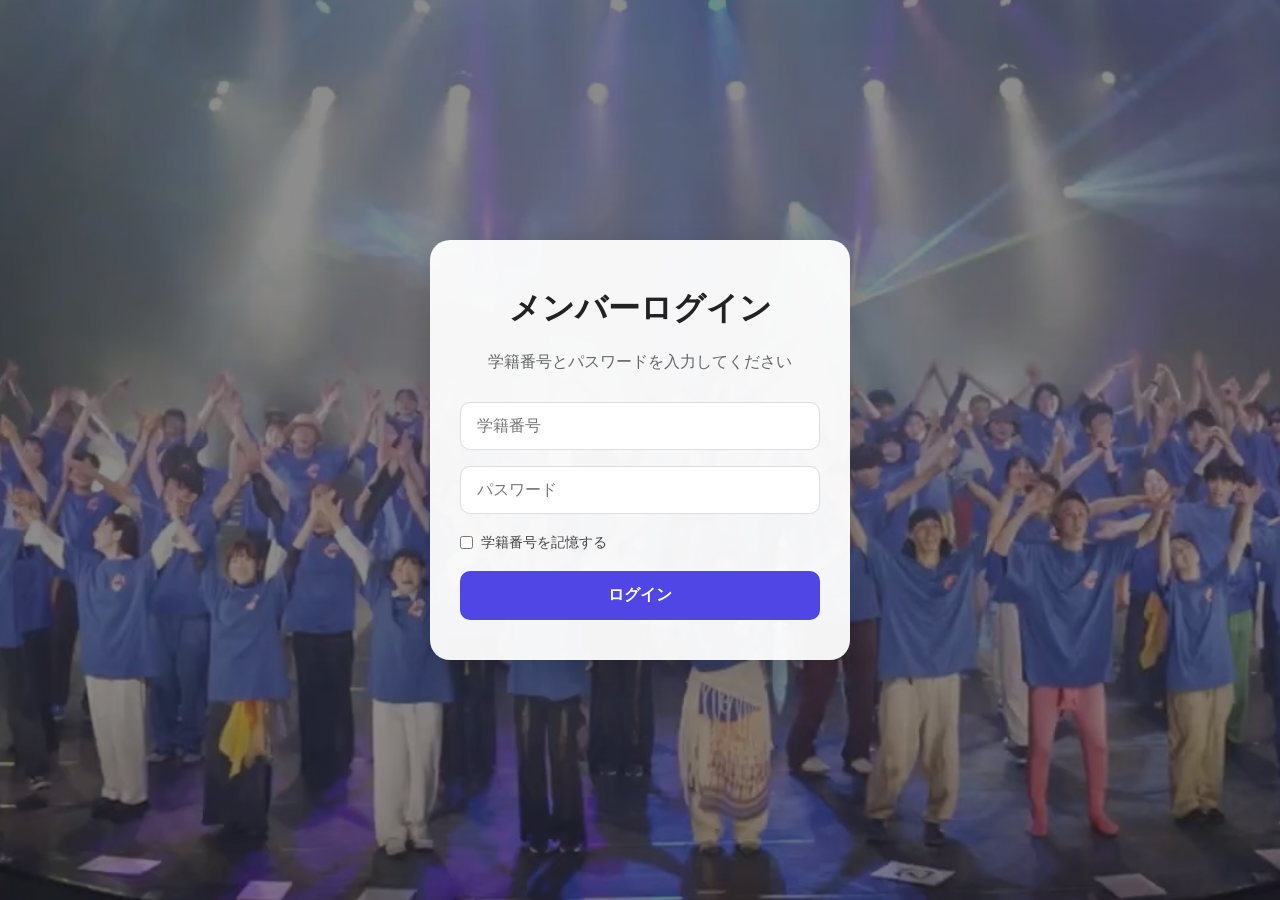
<file: member.html>
<!DOCTYPE html>
<html lang="ja">
<head>
    <meta charset="UTF-8">
    <meta name="viewport" content="width=device-width, initial-scale=1.0">
    <title>メンバー限定ページ</title>
    <link rel="stylesheet" href="style.css">

    <script>
        if (localStorage.getItem("memberAuthenticated") !== "true") {
            alert("このページを見るにはログインが必要です。");
            location.href = "login.html";
        }
    </script>

    <style>
        .member-top-bar {
            display: flex;
            justify-content: space-between;
            align-items: center;
            gap: 12px;
            flex-wrap: wrap;
            margin: 20px auto 0;
            max-width: 1100px;
            padding: 0 20px;
        }

        .member-status {
            font-size: 0.95rem;
            color: #555;
            background: #fff;
            padding: 10px 16px;
            border-radius: 999px;
            box-shadow: 0 4px 12px rgba(0,0,0,0.08);
        }

        .logout-btn {
            display: inline-block;
            padding: 10px 18px;
            border: none;
            border-radius: 999px;
            background: #ff4d6d;
            color: white;
            font-weight: bold;
            cursor: pointer;
            transition: 0.3s;
            box-shadow: 0 4px 12px rgba(0,0,0,0.08);
        }

        .logout-btn:hover {
            background: #e63b5d;
        }
    </style>
</head>

<body class="member-page">

    <header class="member-header">
        <div class="member-header-overlay">
            <h1>Members Only</h1>
            <p>Dance Unit W+I&S メンバー限定ページ</p>
            <a href="index.html" class="back-home">一般ページに戻る</a>
        </div>
    </header>

    <div class="member-top-bar">
        <div class="member-status">
            ログイン中：
            <span id="memberIdDisplay">メンバー</span>
        </div>
        <button class="logout-btn" onclick="logout()">ログアウト</button>
    </div>

    <main class="member-main">

        <section class="member-section">
            <h2>お知らせ</h2>
                <div class="member-card">
                    <h3>練習日程</h3>

                    <p>
                        <strong>次回練習：</strong><br>
                         <span id="nextPractice">読み込み中...</span>
                     </p>

                    <p>
                        <strong>次回通し：</strong><br>
                        <span id="nextRunthrough">読み込み中...</span>
                    </p>

                    <a href="schedule.html" target="_blank" class="member-link-btn">
                        練習日程を見る
                    </a>
                </div>

                <div class="member-card">
                    <h3>思い出写真</h3>
                    <p>イベントや練習の写真をまとめて見られます。</p>
                    <a href="photos.html" class="member-link-btn">写真を見る</a>
                </div>

                <div class="member-card">
                    <h3>連絡事項</h3>
                    <p>衣装サイズの提出を今週中にお願いします。</p>
                </div>

            </div>
        </section>

        <section class="member-section">
            <h2>メンバー向けコンテンツ</h2>
            <div class="member-card-grid">

                <div class="member-card">
                    <h3>練習動画</h3>
                    <p>振り入れ動画や復習用動画を確認できます。</p>
                    <a href="practicevideo.html" class="member-link-btn">
                        練習動画を見る
                    </a>
                </div>

                <div class="member-card">
                    <h3>共有資料</h3>
                    <p>出演資料、タイムテーブル、持ち物一覧などを掲載できます。</p>
                    <a href="#" class="member-link-btn">開く</a>
                </div>

                <div class="member-card">
                    <h3>過去公演</h3>
                    <p>過去の公演の動画が見られます。</p>
                    <a href="dancevideo.html" class="member-link-btn">
                        過去公演を見る
                    </a>
                </div>

            </div>
        </section>

        <section class="member-section">
            <h2>今月のメッセージ</h2>
            <div class="member-message-box">
                <p>
                    いつも活動ありがとう！<br>
                    一人ひとりの頑張りが、W+I&S のステージをつくっています。<br>
                    これからも最高の作品を一緒につくっていこう。
                </p>
            </div>
        </section>

    </main>

    <script>
    const memberId = localStorage.getItem("memberStudentId");

    if (memberId) {
        document.getElementById("memberIdDisplay").textContent = memberId;
    }

    function logout() {
        localStorage.removeItem("memberAuthenticated");
        localStorage.removeItem("memberStudentId");
        alert("ログアウトしました。");
        location.href = "login.html";
    }

    const practiceSchedules = [
        {
            date: "2026-04-25",
            time: "18:00〜21:00",
            title: "通常練習",
            place: "大学体育館"
        },
        {
            date: "2026-04-28",
            time: "18:00〜21:00",
            title: "ジャンル練習",
            place: "湘南台文化センター"
        },
        {
            date: "2026-05-01",
            time: "18:00〜21:00",
            title: "通常練習",
            place: "大学体育館"
        },
        {
            date: "2026-05-05",
            time: "13:00〜18:00",
            title: "通し",
            place: "体育館"
        },
        {
            date: "2026-05-12",
            time: "13:00〜18:00",
            title: "通し",
            place: "体育館"
        }
    ];

    function formatSchedule(schedule) {
        const date = new Date(schedule.date);
        const weekdays = ["日", "月", "火", "水", "木", "金", "土"];

        const month = date.getMonth() + 1;
        const day = date.getDate();
        const weekday = weekdays[date.getDay()];

        return `${month}月${day}日（${weekday}） ${schedule.time}<br>${schedule.title}｜${schedule.place}`;
    }

    function updateNextSchedules() {
        const today = new Date();
        today.setHours(0, 0, 0, 0);

        const futureSchedules = practiceSchedules
            .filter(schedule => new Date(schedule.date) >= today)
            .sort((a, b) => new Date(a.date) - new Date(b.date));

        const nextPractice = futureSchedules.find(schedule => schedule.title !== "通し");
        const nextRunthrough = futureSchedules.find(schedule => schedule.title === "通し");

        const nextPracticeElement = document.getElementById("nextPractice");
        const nextRunthroughElement = document.getElementById("nextRunthrough");

        if (nextPracticeElement) {
            nextPracticeElement.innerHTML = nextPractice
                ? formatSchedule(nextPractice)
                : "現在、予定されている練習はありません。";
        }

        if (nextRunthroughElement) {
            nextRunthroughElement.innerHTML = nextRunthrough
                ? formatSchedule(nextRunthrough)
                : "現在、予定されている通しはありません。";
        }
    }

    updateNextSchedules();
</script>

</body>
</html>
</file>
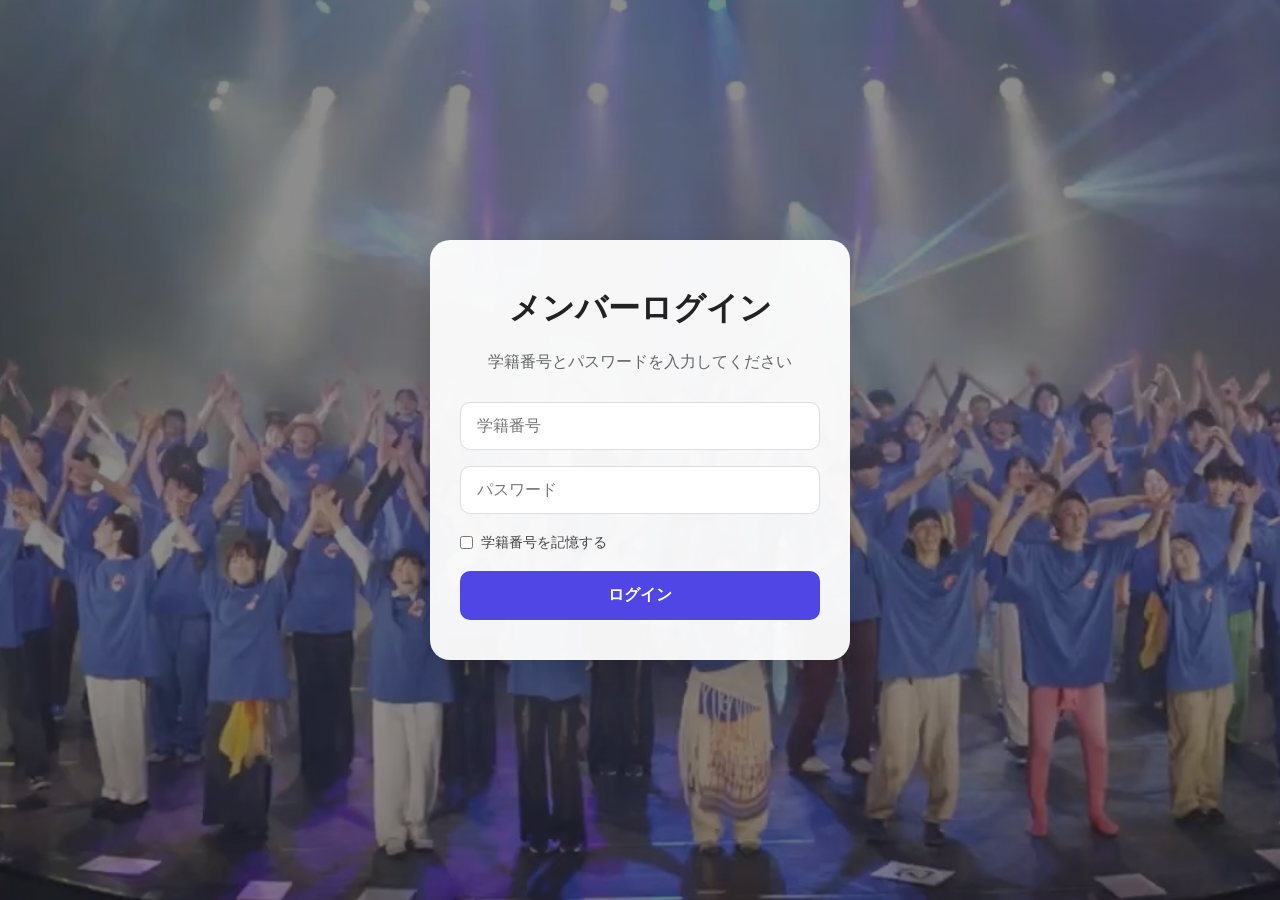
<file: practicevideo.html>
<!DOCTYPE html>
<html lang="ja">
<head>
    <meta charset="UTF-8">
    <meta name="viewport" content="width=device-width, initial-scale=1.0">
    <title>練習動画 | Dance Unit W+I&S</title>
    <link rel="stylesheet" href="style.css">

    <script>
        if (localStorage.getItem("memberAuthenticated") !== "true") {
            alert("このページを見るにはログインが必要です。");
            location.href = "login.html";
        }
    </script>

    <style>
        body.video-page {
            margin: 0;
            min-height: 100vh;
            background:
                radial-gradient(circle at top left, rgba(201, 168, 106, 0.18), transparent 30%),
                radial-gradient(circle at bottom right, rgba(120, 90, 45, 0.14), transparent 32%),
                linear-gradient(135deg, #efe3d4 0%, #e8d7c2 48%, #f8f3eb 100%);
            font-family: "Yu Gothic", "Hiragino Kaku Gothic ProN", sans-serif;
            color: #2b241d;
        }

        .video-header {
            min-height: 310px;
            display: flex;
            align-items: center;
            justify-content: center;
            flex-direction: column;
            text-align: center;
            color: #fff;
            background:
                linear-gradient(rgba(0,0,0,0.48), rgba(0,0,0,0.38)),
                linear-gradient(135deg, #17110c, #5a4024);
            position: relative;
            overflow: hidden;
            padding: 40px 20px;
        }

        .video-header::before {
            content: "";
            position: absolute;
            width: 430px;
            height: 430px;
            border-radius: 50%;
            background: rgba(201, 168, 106, 0.18);
            top: -180px;
            right: -120px;
            filter: blur(2px);
        }

        .video-header::after {
            content: "MOVIE";
            position: absolute;
            right: 35px;
            bottom: 8px;
            font-size: 6.5rem;
            font-weight: bold;
            letter-spacing: 0.12em;
            color: rgba(255,255,255,0.06);
            pointer-events: none;
        }

        .video-header h1 {
            position: relative;
            z-index: 1;
            font-size: 3rem;
            margin: 0 0 12px;
            letter-spacing: 0.12em;
        }

        .video-header p {
            position: relative;
            z-index: 1;
            margin: 0 0 24px;
            font-size: 1rem;
            opacity: 0.92;
            letter-spacing: 0.05em;
        }

        .back-home {
            position: relative;
            z-index: 1;
            display: inline-block;
            padding: 11px 24px;
            border-radius: 999px;
            background: rgba(255,255,255,0.14);
            color: #fff;
            text-decoration: none;
            font-weight: bold;
            border: 1px solid rgba(255,255,255,0.35);
            backdrop-filter: blur(8px);
            transition: 0.3s;
        }

        .back-home:hover {
            background: rgba(255,255,255,0.25);
            transform: translateY(-2px);
        }

        .video-main {
            max-width: 1150px;
            margin: -28px auto 70px;
            padding: 0 20px;
            position: relative;
            z-index: 3;
        }

        .video-top-bar {
            display: flex;
            justify-content: space-between;
            align-items: center;
            gap: 12px;
            flex-wrap: wrap;
            margin-bottom: 36px;
        }

        .video-status {
            font-size: 0.95rem;
            color: #3a3024;
            background: rgba(255,255,255,0.94);
            padding: 12px 18px;
            border-radius: 999px;
            box-shadow: 0 10px 28px rgba(0,0,0,0.14);
            border: 1px solid rgba(201,168,106,0.35);
            backdrop-filter: blur(10px);
        }

        .video-status span {
            font-weight: bold;
            color: #8a5d24;
        }

        .logout-btn {
            display: inline-block;
            padding: 12px 20px;
            border: none;
            border-radius: 999px;
            background: linear-gradient(135deg, #ff4d6d, #b91c3a);
            color: white;
            font-weight: bold;
            cursor: pointer;
            transition: 0.3s;
            box-shadow: 0 10px 24px rgba(185,28,58,0.25);
        }

        .logout-btn:hover {
            transform: translateY(-2px);
            box-shadow: 0 14px 30px rgba(185,28,58,0.32);
        }

        .video-intro {
            background: rgba(255,255,255,0.94);
            border-radius: 26px;
            padding: 30px;
            box-shadow: 0 16px 40px rgba(0,0,0,0.12);
            border: 1px solid rgba(201,168,106,0.24);
            margin-bottom: 28px;
            position: relative;
            overflow: hidden;
        }

        .video-intro::before {
            content: "";
            position: absolute;
            inset: 0;
            background: linear-gradient(135deg, rgba(201,168,106,0.18), transparent 38%);
            pointer-events: none;
        }

        .video-intro h2 {
            position: relative;
            display: inline-block;
            margin: 0 0 12px;
            font-size: 1.8rem;
            color: #2b241d;
            letter-spacing: 0.08em;
            padding-left: 16px;
        }

        .video-intro h2::before {
            content: "";
            position: absolute;
            left: 0;
            top: 50%;
            transform: translateY(-50%);
            width: 5px;
            height: 28px;
            border-radius: 999px;
            background: linear-gradient(180deg, #c9a86a, #6f4c25);
        }

        .video-intro p {
            position: relative;
            margin: 0;
            color: #5a5147;
            line-height: 1.9;
        }

        .filter-buttons {
            display: flex;
            flex-wrap: wrap;
            gap: 10px;
            justify-content: center;
            margin: 0 0 30px;
            padding: 22px;
            border-radius: 24px;
            background: rgba(255,255,255,0.72);
            box-shadow: 0 12px 30px rgba(0,0,0,0.08);
            border: 1px solid rgba(201,168,106,0.22);
        }

        .filter-btn {
            border: 1px solid rgba(120, 90, 45, 0.35);
            background: rgba(255,255,255,0.92);
            color: #3a3024;
            padding: 10px 17px;
            border-radius: 999px;
            cursor: pointer;
            font-weight: bold;
            letter-spacing: 0.03em;
            transition: 0.25s;
            box-shadow: 0 5px 14px rgba(0,0,0,0.08);
        }

        .filter-btn:hover {
            transform: translateY(-2px);
            background: #fff7e8;
        }

        .filter-btn.active {
            background: linear-gradient(135deg, #2f261b, #9a7746);
            color: #fff;
            border-color: #9a7746;
        }

        .video-grid {
            display: grid;
            grid-template-columns: repeat(3, 1fr);
            gap: 22px;
        }

        .video-card {
            position: relative;
            background: rgba(255,255,255,0.94);
            border-radius: 24px;
            padding: 24px;
            box-shadow: 0 16px 40px rgba(0,0,0,0.12);
            border: 1px solid rgba(201,168,106,0.24);
            overflow: hidden;
            transition: 0.3s;
        }

        .video-card::before {
            content: "";
            position: absolute;
            inset: 0;
            background:
                linear-gradient(135deg, rgba(201,168,106,0.18), transparent 40%),
                radial-gradient(circle at top right, rgba(0,0,0,0.06), transparent 36%);
            opacity: 0;
            transition: 0.3s;
            pointer-events: none;
        }

        .video-card:hover {
            transform: translateY(-6px);
            box-shadow: 0 22px 54px rgba(0,0,0,0.18);
        }

        .video-card:hover::before {
            opacity: 1;
        }

        .video-card.hidden {
            display: none;
        }

        .video-year {
            position: relative;
            z-index: 1;
            display: inline-block;
            margin-bottom: 14px;
            padding: 6px 12px;
            border-radius: 999px;
            background: linear-gradient(135deg, #2f261b, #8a6a3f);
            color: #fff;
            font-size: 0.78rem;
            font-weight: bold;
            letter-spacing: 0.05em;
        }

        .video-title {
            position: relative;
            z-index: 1;
            min-height: 58px;
            margin-bottom: 14px;
            color: #2c241b;
            font-size: 1.08rem;
            font-weight: bold;
            line-height: 1.6;
        }

        .video-category {
            position: relative;
            z-index: 1;
            display: inline-block;
            margin-bottom: 18px;
            padding: 6px 12px;
            border-radius: 999px;
            background: #fff3dc;
            color: #7a5527;
            font-size: 0.82rem;
            font-weight: bold;
            border: 1px solid rgba(201,168,106,0.32);
        }

        .video-button {
            position: relative;
            z-index: 1;
            display: inline-block;
            width: 100%;
            box-sizing: border-box;
            text-align: center;
            padding: 12px 18px;
            border-radius: 999px;
            background: linear-gradient(135deg, #2f261b, #8a6a3f);
            color: #fff;
            text-decoration: none;
            font-weight: bold;
            font-size: 0.92rem;
            transition: 0.3s;
            box-shadow: 0 8px 20px rgba(47,38,27,0.22);
        }

        .video-button:hover {
            transform: translateY(-2px);
            box-shadow: 0 12px 26px rgba(47,38,27,0.3);
        }

        footer {
            text-align: center;
            padding: 30px 20px;
            color: #6b5b4a;
            font-size: 0.9rem;
        }

        @media (max-width: 980px) {
            .video-grid {
                grid-template-columns: repeat(2, 1fr);
            }

            .video-header h1 {
                font-size: 2.4rem;
            }
        }

        @media (max-width: 640px) {
            .video-header {
                min-height: 250px;
                padding: 34px 16px;
            }

            .video-header h1 {
                font-size: 2rem;
            }

            .video-header::after {
                font-size: 3.2rem;
                right: 18px;
            }

            .video-main {
                margin-top: -22px;
                padding: 0 14px;
            }

            .video-top-bar {
                margin-bottom: 26px;
            }

            .video-grid {
                grid-template-columns: 1fr;
            }

            .video-intro,
            .filter-buttons,
            .video-card {
                border-radius: 20px;
            }

            .video-intro {
                padding: 24px 20px;
            }

            .filter-buttons {
                justify-content: flex-start;
                padding: 18px;
            }

            .filter-btn {
                padding: 8px 13px;
                font-size: 0.85rem;
            }
        }
    </style>
</head>

<body class="video-page">

    <header class="video-header">
        <h1>Practice Movie</h1>
        <p>Dance Unit W+I&S メンバー限定 練習動画ページ</p>
        <a href="member.html" class="back-home">メンバー限定ページに戻る</a>
    </header>

    <main class="video-main">

        <div class="video-top-bar">
            <div class="video-status">
                ログイン中：
                <span id="memberIdDisplay">メンバー</span>
            </div>
            <button class="logout-btn" onclick="logout()">ログアウト</button>
        </div>

        <section class="video-intro">
            <h2>Practice Movie</h2>
            <p>
                ジャンル別・通し動画を確認できます。<br>
                ボタンでカテゴリごとに絞り込めます。
            </p>
        </section>

        <div class="filter-buttons">
            <button class="filter-btn active" data-filter="all">すべて</button>
            <button class="filter-btn" data-filter="full">通し動画</button>
            <button class="filter-btn" data-filter="hiphop">HIPHOP</button>
            <button class="filter-btn" data-filter="jazz">JAZZ</button>
            <button class="filter-btn" data-filter="lock">LOCK</button>
            <button class="filter-btn" data-filter="waack">WAACK</button>
            <button class="filter-btn" data-filter="girls">GIRLS</button>
            <button class="filter-btn" data-filter="break">BREAK</button>
            <button class="filter-btn" data-filter="house">HOUSE</button>
            <button class="filter-btn" data-filter="pop">POP</button>
            <button class="filter-btn" data-filter="other">その他</button>
        </div>

        <section class="video-grid">

            <div class="video-card" data-category="full">
                <div class="video-year">2021年</div>
                <div class="video-title">18引退公演『Re:W』通し動画③</div>
                <div class="video-category">通し動画</div>
                <a href="https://www.youtube.com/playlist?list=PLhkctw2ZtEdHyPtK7HX-0XFh7IIRa7vbE&si=3_CbaUK1vDi722nZ" target="_blank" class="video-button">動画を見る</a>
            </div>

            <div class="video-card" data-category="full">
                <div class="video-year">2022年</div>
                <div class="video-title">20春公演『宴』通し動画④</div>
                <div class="video-category">通し動画</div>
                <a href="https://www.youtube.com/playlist?list=PLhkctw2ZtEdGI0PWv7BbtgOcxT2e4egjy&si=FPSn9Aiq54yI2Fam" target="_blank" class="video-button">動画を見る</a>
            </div>

            <div class="video-card" data-category="full">
                <div class="video-year">2022年</div>
                <div class="video-title">19引退公演『破竹之勢』通し動画④</div>
                <div class="video-category">通し動画</div>
                <a href="https://www.youtube.com/playlist?list=PLhkctw2ZtEdG02HBi9mhGWcwB9o3e6dS-&si=dOBx25XJqcSt_OuT" target="_blank" class="video-button">動画を見る</a>
            </div>

            <div class="video-card" data-category="full">
                <div class="video-year">2023年</div>
                <div class="video-title">21七夕祭『the theater』通し動画②</div>
                <div class="video-category">通し動画</div>
                <a href="https://www.youtube.com/playlist?list=PLhkctw2ZtEdHcJjthnnX8QeT2FNNCoWuD" target="_blank" class="video-button">動画を見る</a>
            </div>

            <div class="video-card" data-category="full">
                <div class="video-year">2023年</div>
                <div class="video-title">20引退公演『酣』通し動画④</div>
                <div class="video-category">通し動画</div>
                <a href="https://www.youtube.com/playlist?list=PLhkctw2ZtEdH6VOIGY7jhHDfNW9JhnxNn&si=YQCRCnhm76i1UYDV" target="_blank" class="video-button">動画を見る</a>
            </div>

            <div class="video-card" data-category="full">
                <div class="video-year">2024年</div>
                <div class="video-title">22春公演『4:27』通し動画⑥</div>
                <div class="video-category">通し動画</div>
                <a href="https://www.youtube.com/playlist?list=PLhkctw2ZtEdH2hMSoWsobCQsr2NOwd1mn" target="_blank" class="video-button">動画を見る</a>
            </div>

            <div class="video-card" data-category="full">
                <div class="video-year">2024年</div>
                <div class="video-title">21引退公演『ひかれ』通し動画④</div>
                <div class="video-category">通し動画</div>
                <a href="https://www.youtube.com/playlist?list=PLhkctw2ZtEdFN81juGyVvinRKVXIU4CN2" target="_blank" class="video-button">動画を見る</a>
            </div>

            <div class="video-card" data-category="full">
                <div class="video-year">2025年</div>
                <div class="video-title">23春公演『VISTA』通し動画⑥</div>
                <div class="video-category">通し動画</div>
                <a href="https://www.youtube.com/playlist?list=PLhkctw2ZtEdFoDU2kIBgcj4R7Vk2kiP7l" target="_blank" class="video-button">動画を見る</a>
            </div>

            <div class="video-card" data-category="full">
                <div class="video-year">2025年</div>
                <div class="video-title">22引退公演『Wand』通し動画⑤</div>
                <div class="video-category">通し動画</div>
                <a href="https://www.youtube.com/playlist?list=PLhkctw2ZtEdG_ayM-jVHn0umzXxVVthLY" target="_blank" class="video-button">動画を見る</a>
            </div>

            <div class="video-card" data-category="hiphop">
                <div class="video-year">HIPHOP</div>
                <div class="video-title">HIPHOP 練習動画</div>
                <div class="video-category">HIPHOP</div>
                <a href="https://www.youtube.com/" target="_blank" class="video-button">動画を見る</a>
            </div>

            <div class="video-card" data-category="jazz">
                <div class="video-year">JAZZ</div>
                <div class="video-title">JAZZ 練習動画</div>
                <div class="video-category">JAZZ</div>
                <a href="https://www.youtube.com/" target="_blank" class="video-button">動画を見る</a>
            </div>

            <div class="video-card" data-category="lock">
                <div class="video-year">LOCK</div>
                <div class="video-title">LOCK 練習動画</div>
                <div class="video-category">LOCK</div>
                <a href="https://www.youtube.com/" target="_blank" class="video-button">動画を見る</a>
            </div>

            <div class="video-card" data-category="waack">
                <div class="video-year">WAACK</div>
                <div class="video-title">WAACK 練習動画</div>
                <div class="video-category">WAACK</div>
                <a href="https://www.youtube.com/" target="_blank" class="video-button">動画を見る</a>
            </div>

            <div class="video-card" data-category="girls">
                <div class="video-year">GIRLS</div>
                <div class="video-title">GIRLS 練習動画</div>
                <div class="video-category">GIRLS</div>
                <a href="https://www.youtube.com/" target="_blank" class="video-button">動画を見る</a>
            </div>

            <div class="video-card" data-category="break">
                <div class="video-year">BREAK</div>
                <div class="video-title">BREAK 練習動画</div>
                <div class="video-category">BREAK</div>
                <a href="https://www.youtube.com/" target="_blank" class="video-button">動画を見る</a>
            </div>

            <div class="video-card" data-category="house">
                <div class="video-year">HOUSE</div>
                <div class="video-title">HOUSE 練習動画</div>
                <div class="video-category">HOUSE</div>
                <a href="https://www.youtube.com/" target="_blank" class="video-button">動画を見る</a>
            </div>

            <div class="video-card" data-category="pop">
                <div class="video-year">POP</div>
                <div class="video-title">POP 練習動画</div>
                <div class="video-category">POP</div>
                <a href="https://www.youtube.com/" target="_blank" class="video-button">動画を見る</a>
            </div>

            <div class="video-card" data-category="other">
                <div class="video-year">その他</div>
                <div class="video-title">その他 練習動画</div>
                <div class="video-category">その他</div>
                <a href="https://www.youtube.com/" target="_blank" class="video-button">動画を見る</a>
            </div>

        </section>

    </main>

    <footer>
        <p>&copy; Dance Unit W+I&S</p>
    </footer>

    <script>
        const memberId = localStorage.getItem("memberStudentId");

        if (memberId) {
            document.getElementById("memberIdDisplay").textContent = memberId;
        }

        function logout() {
            localStorage.removeItem("memberAuthenticated");
            localStorage.removeItem("memberStudentId");
            alert("ログアウトしました。");
            location.href = "login.html";
        }

        const filterButtons = document.querySelectorAll(".filter-btn");
        const videoCards = document.querySelectorAll(".video-card");

        filterButtons.forEach(button => {
            button.addEventListener("click", () => {
                const filter = button.dataset.filter;

                filterButtons.forEach(btn => btn.classList.remove("active"));
                button.classList.add("active");

                videoCards.forEach(card => {
                    const category = card.dataset.category;

                    if (filter === "all" || category === filter) {
                        card.classList.remove("hidden");
                    } else {
                        card.classList.add("hidden");
                    }
                });
            });
        });
    </script>

</body>
</html>
</file>
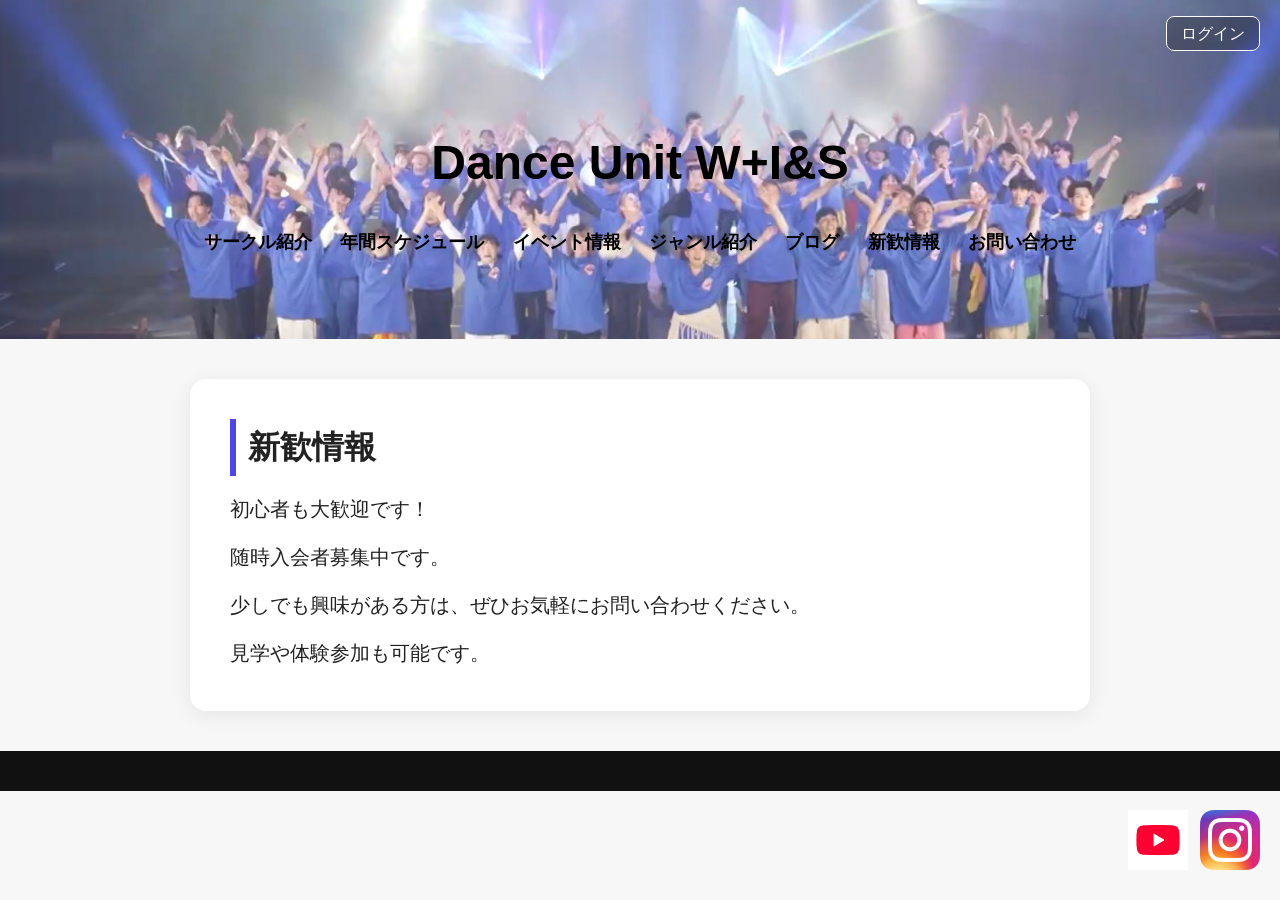
<file: recruit.html>
<!DOCTYPE html>
<html lang="ja">
<head>
    <meta charset="UTF-8">
    <meta name="viewport" content="width=device-width, initial-scale=1.0">
    <title>新歓情報 | Dance Unit W+I&S</title>
    <link rel="stylesheet" href="style.css">
</head>
<body>

<header>
    <h1><a href="index.html">Dance Unit W+I&S</a></h1>
    <nav>
        <a href="about.html">サークル紹介</a>
        <a href="activity.html">年間スケジュール</a>
        <a href="event.html">イベント情報</a>
        <a href="genre.html">ジャンル紹介</a>
        <a href="https://ameblo.jp/danceunitwis/" target="_blank">ブログ</a>
        <a href="recruit.html">新歓情報</a>
        <a href="contact.html">お問い合わせ</a>
    </nav>

    <div class="login-btn">
        <a href="login.html">ログイン</a>
    </div>
</header>

<main>
    <section>
        <h2>新歓情報</h2>
        <p>初心者も大歓迎です！</p>
        <p>随時入会者募集中です。</p>
        <p>少しでも興味がある方は、ぜひお気軽にお問い合わせください。</p>
        <p>見学や体験参加も可能です。</p>
    </section>
</main>

<footer>
    <div class="sns-icons">
        <a href="https://www.youtube.com/channel/UCK87nK26rLyY-33n0b6G8YA" target="_blank">
            <img src="images/youtube.png" class="sns-icon" alt="YouTube">
        </a>
        <a href="https://www.instagram.com/danceunitwis/" target="_blank">
            <img src="images/instagram.png" class="sns-icon" alt="Instagram">
        </a>
    </div>
</footer>

</body>
</html>
</file>
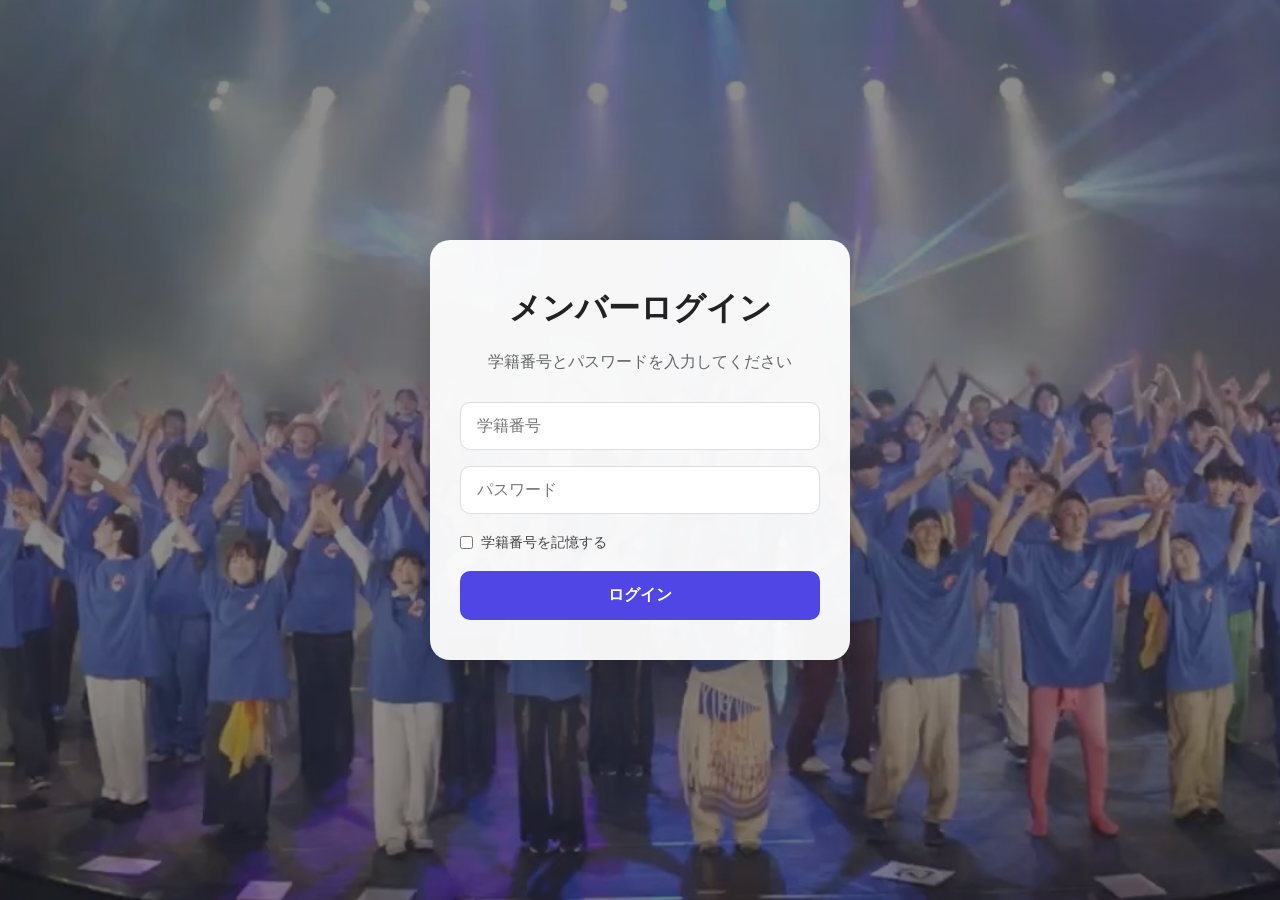
<file: schedule.html>
<!DOCTYPE html>
<html lang="ja">
<head>
    <meta charset="UTF-8">
    <meta name="viewport" content="width=device-width, initial-scale=1.0">
    <title>練習日程 | Members Only</title>
    <link rel="stylesheet" href="style.css">

    <script>
        if (localStorage.getItem("memberAuthenticated") !== "true") {
            alert("このページを見るにはログインが必要です。");
            location.href = "login.html";
        }
    </script>

    <style>
        body.schedule-page {
            margin: 0;
            min-height: 100vh;
            background:
                linear-gradient(rgba(20, 16, 12, 0.45), rgba(20, 16, 12, 0.45)),
                linear-gradient(135deg, #f7f0e6, #efe4d1);
            font-family: "Yu Gothic", "Hiragino Kaku Gothic ProN", sans-serif;
        }

        .schedule-hero {
            padding: 70px 20px 45px;
            text-align: center;
            color: #fff;
            background:
                linear-gradient(rgba(0,0,0,0.45), rgba(0,0,0,0.35));
        }

        .schedule-hero h1 {
            font-size: 2.4rem;
            margin: 0 0 12px;
            letter-spacing: 0.08em;
        }

        .schedule-hero p {
            margin: 0;
            font-size: 1rem;
            opacity: 0.9;
        }

        .schedule-main {
            max-width: 1150px;
            margin: -20px auto 60px;
            padding: 0 20px;
        }

        .schedule-panel {
            background: rgba(255, 255, 255, 0.94);
            border-radius: 24px;
            padding: 28px;
            box-shadow: 0 18px 45px rgba(0,0,0,0.16);
        }

        .schedule-note {
            background: linear-gradient(135deg, #fffaf1, #f8ead3);
            border-left: 5px solid #b08a4f;
            border-radius: 14px;
            padding: 16px 18px;
            margin-bottom: 24px;
            color: #3b3024;
            line-height: 1.8;
            font-size: 0.95rem;
        }

        .genre-filter-area {
            display: flex;
            flex-wrap: wrap;
            gap: 10px;
            justify-content: center;
            margin-bottom: 26px;
        }

        .genre-filter-btn {
            border: 1px solid rgba(120, 90, 45, 0.35);
            background: rgba(255, 255, 255, 0.9);
            color: #3a3024;
            padding: 10px 17px;
            border-radius: 999px;
            cursor: pointer;
            font-weight: bold;
            letter-spacing: 0.03em;
            transition: 0.25s;
            box-shadow: 0 5px 14px rgba(0,0,0,0.08);
        }

        .genre-filter-btn:hover {
            transform: translateY(-2px);
            background: #fff7e8;
        }

        .genre-filter-btn.active {
            background: linear-gradient(135deg, #2f261b, #9a7746);
            color: #fff;
            border-color: #9a7746;
        }

        .schedule-table-wrap {
            overflow-x: auto;
            border-radius: 18px;
            box-shadow: 0 8px 24px rgba(0,0,0,0.08);
        }

        .schedule-table {
            width: 100%;
            border-collapse: collapse;
            background: #fff;
            min-width: 800px;
        }

        .schedule-table th,
        .schedule-table td {
            padding: 16px 14px;
            text-align: left;
            border-bottom: 1px solid #eee;
            vertical-align: middle;
        }

        .schedule-table th {
            background: #2c241b;
            color: #fff;
            font-weight: bold;
            white-space: nowrap;
        }

        .schedule-table tr:hover {
            background: #fffaf1;
        }

        .schedule-type {
            display: inline-block;
            padding: 7px 13px;
            border-radius: 999px;
            font-size: 0.85rem;
            font-weight: bold;
            background: #eeeeee;
            color: #333;
            white-space: nowrap;
        }

        .schedule-type.runthrough {
            background: #ffe1e8;
            color: #d9365f;
        }

        .schedule-type.camp {
            background: #e2f1ff;
            color: #1c6ea4;
        }

        .schedule-type.theater {
            background: #f2e7ff;
            color: #6c3ca8;
        }

        .schedule-type.performance {
            background: #fff0bd;
            color: #8a6500;
        }

        .genre-list {
            display: flex;
            flex-wrap: wrap;
            gap: 7px;
            line-height: 1.7;
        }

        .genre-tag {
            display: inline-block;
            padding: 6px 11px;
            border-radius: 999px;
            font-size: 0.78rem;
            font-weight: bold;
            letter-spacing: 0.02em;
            color: #fff;
            box-shadow: 0 3px 10px rgba(0,0,0,0.14);
            white-space: nowrap;
        }

        /* ジャンル別カラー */
        .genre-hiphop {
            background: linear-gradient(135deg, #111827, #4b5563);
        }

        .genre-無house {
            background: linear-gradient(135deg, #0f766e, #14b8a6);
        }

        .genre-限house {
            background: linear-gradient(135deg, #047857, #22c55e);
        }

        .genre-pop {
            background: linear-gradient(135deg, #db2777, #f472b6);
        }

        .genre-lock {
            background: linear-gradient(135deg, #d97706, #fbbf24);
            color: #2b1a00;
        }

        .genre-punking {
            background: linear-gradient(135deg, #7c3aed, #c084fc);
        }

        .genre-jazz {
            background: linear-gradient(135deg, #991b1b, #ef4444);
        }

        .genre-girls {
            background: linear-gradient(135deg, #be185d, #fb7185);
        }

        .genre-break {
            background: linear-gradient(135deg, #1d4ed8, #60a5fa);
        }

        .genre-OP {
            background: linear-gradient(135deg, #6b7280, #d1d5db);
            color: #222;
        }



        .empty-schedule {
            text-align: center;
            padding: 30px;
            color: #777;
        }

        .back-btn-area {
            text-align: center;
            margin-top: 30px;
        }

        .back-btn {
            display: inline-block;
            padding: 12px 26px;
            border-radius: 999px;
            background: #2c241b;
            color: white;
            text-decoration: none;
            font-weight: bold;
            transition: 0.3s;
        }

        .back-btn:hover {
            background: #6f5532;
            transform: translateY(-2px);
        }

        @media (max-width: 700px) {
            .schedule-hero {
                padding: 50px 16px 36px;
            }

            .schedule-hero h1 {
                font-size: 1.8rem;
            }

            .schedule-main {
                padding: 0 12px;
            }

            .schedule-panel {
                padding: 18px;
                border-radius: 20px;
            }

            .genre-filter-area {
                justify-content: flex-start;
            }

            .genre-filter-btn {
                padding: 8px 13px;
                font-size: 0.85rem;
            }

            .schedule-table {
                font-size: 0.88rem;
            }
        }
    </style>
</head>

<body class="schedule-page">

    <header class="schedule-hero">
        <h1>Practice Schedule</h1>
        <p>Dance Unit W+I&S メンバー練習日程</p>
    </header>

    <main class="schedule-main">
        <div class="schedule-panel">

            <div class="schedule-note">
                <strong>基本スケジュール</strong><br>
                月：無house・lock ／ 火：girls・punking ／ 水：break・限house ／ 木：jazz・OP ／ 金：hiphop・pop ／ 土日：全ジャンル<br>
                5/3〜5/6は合宿、6/9〜6/12は小屋入り期間、6/13は本番です。
            </div>

            <div class="genre-filter-area">
                <button type="button" class="genre-filter-btn active" data-genre="all">すべて</button>
                <button type="button" class="genre-filter-btn" data-genre="hiphop">hiphop</button>
                <button type="button" class="genre-filter-btn" data-genre="無house">無house</button>
                <button type="button" class="genre-filter-btn" data-genre="限house">限house</button>
                <button type="button" class="genre-filter-btn" data-genre="pop">pop</button>
                <button type="button" class="genre-filter-btn" data-genre="lock">lock</button>
                <button type="button" class="genre-filter-btn" data-genre="punking">punking</button>
                <button type="button" class="genre-filter-btn" data-genre="jazz">jazz</button>
                <button type="button" class="genre-filter-btn" data-genre="girls">girls</button>
                <button type="button" class="genre-filter-btn" data-genre="break">break</button>
            </div>

            <div class="schedule-table-wrap">
                <table class="schedule-table">
                    <thead>
                        <tr>
                            <th>日程</th>
                            <th>時間</th>
                            <th>内容</th>
                            <th>ジャンル</th>
                            <th>場所</th>
                        </tr>
                    </thead>
                    <tbody id="scheduleTableBody">
                        <tr>
                            <td colspan="5" class="empty-schedule">読み込み中...</td>
                        </tr>
                    </tbody>
                </table>
            </div>

            <div class="back-btn-area">
                <a href="member.html" class="back-btn">メンバー限定ページに戻る</a>
            </div>

        </div>
    </main>

    <script src="schedules.js"></script>

    <script>
        let selectedGenres = [];

        function getTypeClass(type) {
            if (type === "通し") return "runthrough";
            if (type === "合宿") return "camp";
            if (type === "小屋入り") return "theater";
            if (type === "本番") return "performance";
            return "";
        }

        function showScheduleTable() {
            const tableBody = document.getElementById("scheduleTableBody");

            if (typeof practiceSchedules === "undefined") {
                tableBody.innerHTML = `
                    <tr>
                        <td colspan="5" class="empty-schedule">
                            schedules.js が読み込めていません。ファイル名と配置を確認してください。
                        </td>
                    </tr>
                `;
                return;
            }

            const today = new Date();
            today.setHours(0, 0, 0, 0);

            const filteredSchedules = practiceSchedules.filter(schedule => {
                const scheduleDate = parseDateLocal(schedule.date);

                if (scheduleDate < today) {
                    return false;
                }

                if (selectedGenres.length === 0) {
                    return true;
                }

                return selectedGenres.some(genre => schedule.genres.includes(genre));
            });

            if (filteredSchedules.length === 0) {
                tableBody.innerHTML = `
                    <tr>
                        <td colspan="5" class="empty-schedule">
                            今後の練習日程はありません。
                        </td>
                    </tr>
                `;
                return;
            }

            tableBody.innerHTML = filteredSchedules.map(schedule => {
                const typeClass = getTypeClass(schedule.type);

                return `
                    <tr>
                        <td>${formatDateJapanese(schedule.date)}</td>
                        <td>${schedule.time}</td>
                        <td>
                            <span class="schedule-type ${typeClass}">
                                ${schedule.title}
                            </span>
                        </td>
                        <td class="genre-list">
                            ${schedule.genres.map(genre => {
                                return `<span class="genre-tag genre-${genre}">${genre}</span>`;
                            }).join("")}
                        </td>
                        <td>${schedule.place}</td>
                    </tr>
                `;
            }).join("");
        }

        function setupGenreFilters() {
            const buttons = document.querySelectorAll(".genre-filter-btn");

            buttons.forEach(button => {
                button.addEventListener("click", () => {
                    const genre = button.dataset.genre;

                    if (genre === "all") {
                        selectedGenres = [];

                        buttons.forEach(btn => btn.classList.remove("active"));
                        button.classList.add("active");

                        showScheduleTable();
                        return;
                    }

                    const allButton = document.querySelector('[data-genre="all"]');

                    if (allButton) {
                        allButton.classList.remove("active");
                    }

                    if (selectedGenres.includes(genre)) {
                        selectedGenres = selectedGenres.filter(item => item !== genre);
                        button.classList.remove("active");
                    } else {
                        selectedGenres.push(genre);
                        button.classList.add("active");
                    }

                    if (selectedGenres.length === 0 && allButton) {
                        allButton.classList.add("active");
                    }

                    showScheduleTable();
                });
            });
        }

        setupGenreFilters();
        showScheduleTable();
    </script>

</body>
</html>
</file>
<file: style.css>
* {
    margin: 0;
    padding: 0;
    box-sizing: border-box;
}

body {
    font-family: "Yu Gothic", "Hiragino Sans", sans-serif;
    background-color: #f7f7f7;
    color: #222;
    line-height: 1.8;
}

/* 通常ページのヘッダー */
header {
    background-image: url("images/wispicture.jpg");
    background-size: cover;
    background-position: center;
    color: black;
    text-align: center;
    padding: 120px 20px 80px;
    position: relative;
}

header h1 {
    margin: 0;
    font-size: 48px;
}

header h1 a {
    color: black;
    text-decoration: none;
}

header h1 a:hover {
    opacity: 0.8;
}

nav {
    margin-top: 20px;
}

nav a {
    color: black;
    text-decoration: none;
    margin: 0 12px;
    font-weight: bold;
    font-size: 18px;
    display: inline-block;
    transition: 0.2s;
}

nav a:hover {
    color: #ffd54f;
}

.login-btn {
    position: absolute;
    top: 20px;
    right: 20px;
}

.login-btn a {
    color: white;
    text-decoration: none;
    border: 1px solid white;
    padding: 8px 14px;
    border-radius: 8px;
    background: rgba(0, 0, 0, 0.25);
    transition: 0.2s;
}

.login-btn a:hover {
    background: rgba(0, 0, 0, 0.45);
}

/* 通常ページの本文 */
main {
    max-width: 900px;
    margin: 40px auto;
    background: white;
    padding: 40px;
    border-radius: 16px;
    box-shadow: 0 4px 20px rgba(0, 0, 0, 0.08);
}

.hero {
    text-align: center;
    padding: 30px 20px;
    background-color: #f0f4ff;
    border-radius: 12px;
    margin-bottom: 40px;
}

.hero h2 {
    margin-top: 0;
    font-size: 36px;
    color: #222;
}

.hero p {
    font-size: 20px;
    margin-top: 10px;
}

section {
    margin-bottom: 40px;
}

section:last-child {
    margin-bottom: 0;
}

section h2 {
    font-size: 32px;
    margin-bottom: 15px;
    border-left: 6px solid #4f46e5;
    padding-left: 12px;
    color: #222;
}

section p {
    font-size: 20px;
    margin: 0 0 12px;
}

section p:last-child {
    margin-bottom: 0;
}

/* フッター */
footer {
    text-align: center;
    background: #111;
    color: white;
    padding: 20px;
    margin-top: 40px;
}

.sns-icons {
    position: fixed;
    bottom: 20px;
    right: 20px;
    display: flex;
    align-items: center;
    gap: 12px;
    z-index: 1000;
}

.sns-icon {
    width: 60px;
    height: 60px;
    object-fit: contain;
    cursor: pointer;
    transition: 0.2s;
}

.sns-icon:hover {
    transform: scale(1.1);
}

/* --------------------
   ログインページ
-------------------- */
.login-page {
    margin: 0;
    min-height: 100vh;
    font-family: "Yu Gothic", "Hiragino Sans", sans-serif;
    background: linear-gradient(rgba(0, 0, 0, 0.45), rgba(0, 0, 0, 0.45)),
                url("images/wispicture.jpg");
    background-size: cover;
    background-position: center;
    display: flex;
    justify-content: center;
    align-items: center;
}

.login-container {
    width: 100%;
    display: flex;
    justify-content: center;
    align-items: center;
    padding: 20px;
}

.login-card {
    width: 100%;
    max-width: 420px;
    background: rgba(255, 255, 255, 0.95);
    padding: 40px 30px;
    border-radius: 20px;
    box-shadow: 0 10px 30px rgba(0, 0, 0, 0.18);
    text-align: center;
}

.login-card h2 {
    margin-top: 0;
    margin-bottom: 10px;
    font-size: 32px;
    color: #222;
}

.login-subtitle {
    margin-bottom: 25px;
    color: #666;
    font-size: 16px;
}

.login-card form {
    display: flex;
    flex-direction: column;
    gap: 16px;
}

.login-card input[type="text"],
.login-card input[type="password"] {
    width: 100%;
    padding: 14px 16px;
    font-size: 16px;
    border: 1px solid #ddd;
    border-radius: 10px;
}

.login-card input[type="text"]:focus,
.login-card input[type="password"]:focus {
    outline: none;
    border-color: #4f46e5;
    box-shadow: 0 0 0 3px rgba(79, 70, 229, 0.15);
}

.remember-label {
    display: flex;
    align-items: center;
    gap: 8px;
    font-size: 14px;
    color: #444;
    text-align: left;
}

.login-card button {
    background: #4f46e5;
    color: white;
    border: none;
    padding: 14px;
    font-size: 16px;
    font-weight: bold;
    border-radius: 10px;
    cursor: pointer;
    transition: 0.2s;
}

.login-card button:hover {
    background: #3f37c9;
    transform: translateY(-1px);
}

/* --------------------
   メンバー限定ページ
-------------------- */
.member-page {
    margin: 0;
    font-family: "Yu Gothic", "Hiragino Sans", sans-serif;
    background: #f4f6fb;
    color: #222;
}

.member-header {
    background: linear-gradient(rgba(0, 0, 0, 0.45), rgba(0, 0, 0, 0.45)),
                url("images/wispicture.jpg");
    background-size: cover;
    background-position: center;
    min-height: 320px;
    display: flex;
    justify-content: center;
    align-items: center;
    text-align: center;
    color: white;
    padding: 40px 20px;
}

.member-header-overlay h1 {
    font-size: 56px;
    margin: 0 0 10px;
    letter-spacing: 2px;
}

.member-header-overlay p {
    font-size: 22px;
    margin-bottom: 24px;
    color: white;
}

.back-home {
    display: inline-block;
    padding: 12px 22px;
    background: white;
    color: #222;
    text-decoration: none;
    border-radius: 999px;
    font-weight: bold;
    transition: 0.2s;
}

.back-home:hover {
    transform: translateY(-2px);
}

.member-main {
    max-width: 1100px;
    margin: -40px auto 60px;
    padding: 0 20px;
    position: relative;
    background: transparent;
    box-shadow: none;
}

.member-section {
    position: relative;
    margin-bottom: 40px;
}

.login-id {
    position: absolute;
    top: 10px;
    right: 20px;
    font-size: 16px;
    color: #666;
    white-space: nowrap;
    font-weight: 600;
}

.member-section h2 {
    font-size: 30px;
    margin-top: 50px;
    margin-bottom: 20px;
    padding-right: 160px;
    color: #222;
    border: none;
    padding-left: 0;
}

.member-card-grid {
    display: grid;
    grid-template-columns: repeat(auto-fit, minmax(280px, 1fr));
    gap: 20px;
}

.member-card {
    background: white;
    border-radius: 18px;
    padding: 24px;
    box-shadow: 0 8px 24px rgba(0, 0, 0, 0.08);
}

.member-card h3 {
    margin-top: 0;
    margin-bottom: 12px;
    font-size: 22px;
    color: #4f46e5;
}

.member-card p {
    font-size: 16px;
    margin-bottom: 18px;
    line-height: 1.7;
}

.member-link-btn {
    display: inline-block;
    background: #4f46e5;
    color: white;
    text-decoration: none;
    padding: 10px 18px;
    border-radius: 10px;
    font-weight: bold;
    transition: 0.2s;
}

.member-link-btn:hover {
    background: #3f37c9;
    transform: translateY(-1px);
}

.member-message-box {
    background: linear-gradient(135deg, #4f46e5, #7c3aed);
    color: white;
    padding: 30px;
    border-radius: 20px;
    box-shadow: 0 10px 30px rgba(79, 70, 229, 0.18);
}

.member-message-box p {
    margin: 0;
    font-size: 18px;
    line-height: 1.9;
    color: white;
}

.photo-grid {
    display: grid;
    grid-template-columns: repeat(auto-fit, minmax(180px, 1fr));
    gap: 18px;
    margin-top: 20px;
}

.photo-grid img {
    width: 100%;
    height: 220px;
    object-fit: cover;
    border-radius: 14px;
    box-shadow: 0 6px 18px rgba(0, 0, 0, 0.12);
}

.large-gallery img:hover {
    transform: scale(1.03);
    transition: 0.2s;
}

.member-top-bar {
    margin: 40px auto 30px;
}

.member-main {
    margin-top: 20px;
}

/* --------------------
   練習動画ページ
-------------------- */
.video-list {
    display: grid;
    grid-template-columns: repeat(auto-fit, minmax(260px, 1fr));
    gap: 24px;
    margin-top: 20px;
}

.video-card {
    background: white;
    border-radius: 18px;
    padding: 24px;
    text-align: center;
    box-shadow: 0 8px 24px rgba(0, 0, 0, 0.08);
    transition: 0.2s;
}

.video-card:hover {
    transform: translateY(-5px);
}

.video-card h3 {
    margin-bottom: 10px;
    font-size: 22px;
    color: #4f46e5;
}

.video-card p {
    font-size: 15px;
    color: #555;
    margin-bottom: 18px;
}

.video-button {
    display: inline-block;
    padding: 10px 20px;
    background: #4f46e5;
    color: white;
    border-radius: 999px;
    text-decoration: none;
    font-weight: bold;
    transition: 0.2s;
}

.video-button:hover {
    background: #3f37c9;
}

.hidden {
    display: none;
}

/* --------------------
   スマホ対応
-------------------- */
@media screen and (max-width: 768px) {
    header {
        padding: 90px 15px 50px;
    }

    header h1 {
        font-size: 34px;
    }

    nav a {
        display: block;
        margin: 10px 0;
        font-size: 16px;
    }

    .login-btn {
        top: 15px;
        right: 15px;
    }

    .login-btn a {
        font-size: 14px;
        padding: 6px 10px;
    }

    main {
        margin: 20px 15px;
        padding: 25px 20px;
    }

    .hero {
        padding: 24px 16px;
    }

    .hero h2 {
        font-size: 28px;
    }

    .hero p,
    section p {
        font-size: 16px;
    }

    section h2 {
        font-size: 24px;
    }

    .sns-icons {
        bottom: 15px;
        right: 15px;
        gap: 10px;
    }

    .sns-icon {
        width: 50px;
        height: 50px;
    }

    .member-header-overlay h1 {
        font-size: 38px;
    }

    .member-header-overlay p {
        font-size: 18px;
    }

    .member-main {
        margin: -25px auto 40px;
        padding: 0 15px;
    }

    .member-section h2 {
        font-size: 24px;
        margin-top: 65px;
        padding-right: 0;
    }

    .login-id {
        top: 10px;
        right: 0;
        font-size: 14px;
    }

    .member-card {
        padding: 20px;
    }

    .photo-grid img {
        height: 180px;
    }
}

.member-top-bar {
    display: flex;
    justify-content: space-between;
    align-items: center;
    gap: 12px;
    flex-wrap: wrap;
    margin: 40px auto 30px;
    max-width: 1100px;
    padding: 0 20px;
}

.member-main {
    margin: 20px auto 60px;
}

/* ===== ジャンル紹介ページ ===== */

.genre-grid {
    display: grid;
    grid-template-columns: repeat(auto-fit, minmax(260px, 1fr));
    gap: 24px;
    margin-top: 30px;
}

.genre-card {
    background: #ffffff;
    padding: 26px;
    border-radius: 18px;
    box-shadow: 0 8px 24px rgba(0, 0, 0, 0.08);
    border: 1px solid rgba(0, 0, 0, 0.04);
    transition: 0.25s;
}

.genre-card:hover {
    transform: translateY(-5px);
    box-shadow: 0 14px 34px rgba(0, 0, 0, 0.14);
}

.genre-card h3 {
    font-size: 24px;
    margin-bottom: 12px;
    color: #4f46e5;
    letter-spacing: 1px;
}

.genre-card p {
    font-size: 16px;
    line-height: 1.8;
    color: #333;
}
</file>
